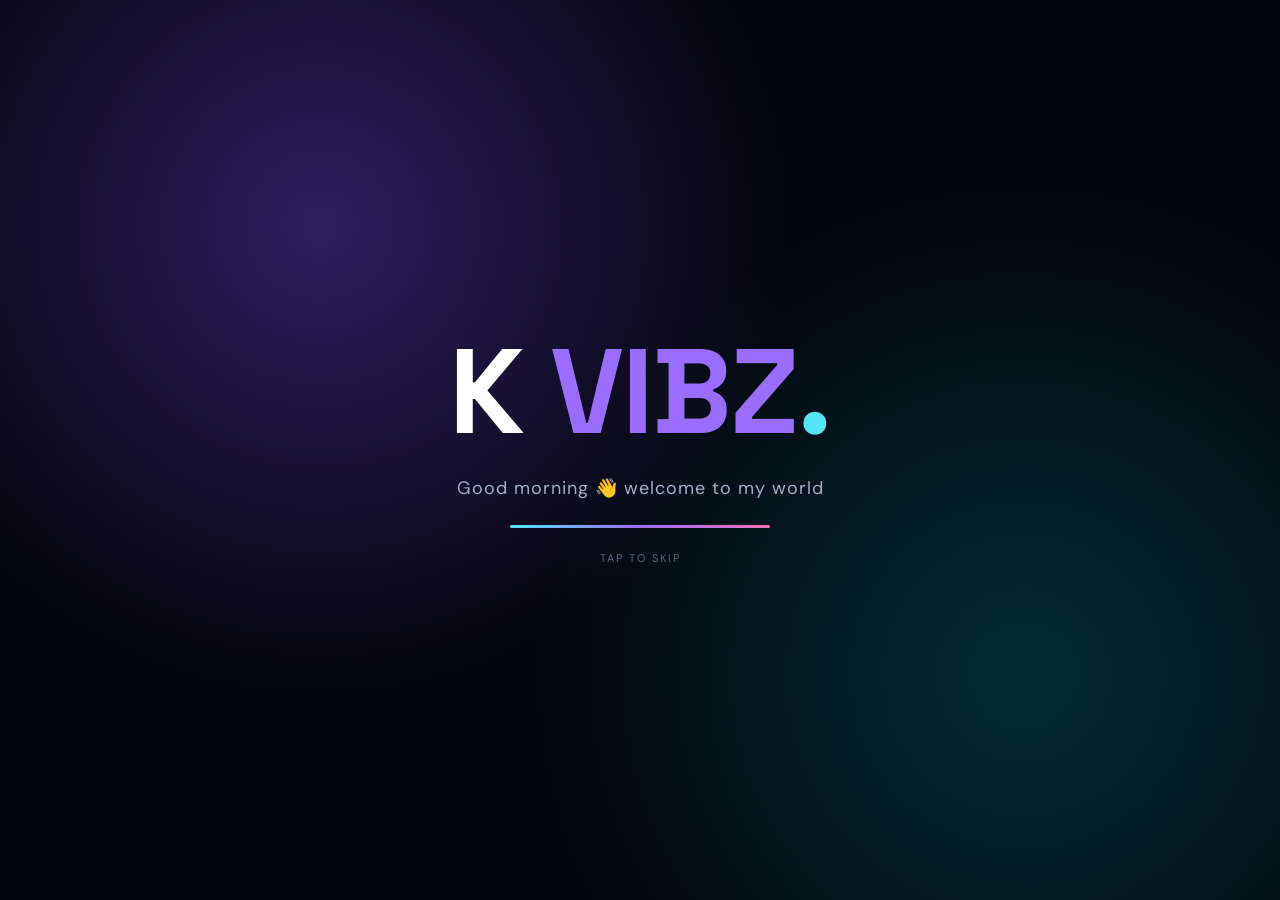
<file: index.html>
<!DOCTYPE html>
<html lang="en">
<head>
  <meta charset="UTF-8">
  <meta name="viewport" content="width=device-width, initial-scale=1.0">
  <meta name="theme-color" content="#05060f">

  <title>K Vibz | Habineza Kevin</title>

  <meta name="description" content="The creative portfolio of Habineza Kevin, K VIBZ — student, music producer and creative learner.">

  <!-- Website logo and browser icon -->
  <link rel="icon" type="image/png" href="apple-touch-icon.png">
  <link rel="apple-touch-icon" href="apple-touch-icon.png">

  <!-- Stylesheets -->
  <link rel="stylesheet" href="styles.css">
  <link rel="stylesheet" href="chatbox.css">
  <link rel="stylesheet" href="extras.css">
</head>

<body>
  <header class="site-header">

    <!-- Left: Logo image -->
    <a href="index.html" class="brand">
      <img src="apple-touch-icon.png" alt="K VIBZ Logo" class="brand-logo">
    </a>

    <!-- Moving words -->
    <div class="header-ticker" aria-hidden="true">
      <span class="ticker-dot"></span>
      <div class="ticker-window">
        <div class="ticker-track">
          <span>Music Producer</span>
          <span>Creative</span>
          <span>Piano Player</span>
          <span>Humanities Student</span>
          <span>Hairdressing Trainee</span>
          <span>Dreamer</span>
          <span>Lifelong Learner</span>
        </div>
      </div>
    </div>

    <!-- Mobile menu -->
    <button class="nav-toggle" type="button" aria-label="Open menu" aria-expanded="false">
      <span></span><span></span><span></span>
    </button>

    <!-- Navigation -->
    <nav class="navigation">
      <a href="index.html" class="active">Welcome</a>
      <a href="home.html">Home</a>
      <a href="about.html">About</a>
      <a href="skills.html">Skills</a>
      <a href="portfolio.html">Portfolio</a>
      <a href="contact.html">Contact</a>
    </nav>
  </header>

  <main class="welcome-layout">
    <section class="welcome-copy">

      <p class="eyebrow">STUDENT · CREATOR · DREAMER</p>

      <h1 class="welcome-title">
        Welcome to<br>
        Habineza Kevin's<br>
        <span class="gradient-text">E-Portfolio.</span>
      </h1>

      <p class="welcome-description">
        Every skill tells a story. Every idea has a purpose.
        Welcome to my world of learning, music, creativity
        and practical skills.
      </p>

      <div class="role-line">
        <span class="role-label">I AM A</span>
        <span class="moving-role">
          <span>Music Producer</span>
          <span>Piano Player</span>
          <span>Humanities Student</span>
          <span>Creative Learner</span>
          <span>Hairdressing Trainee</span>
        </span>
      </div>

      <div class="welcome-buttons">
        <a href="home.html" class="btn btn-primary">Explore My World ↗</a>
        <a href="portfolio.html" class="btn btn-outline">View My Work</a>
      </div>

      <div class="welcome-footer">
        <span>BASED IN RWANDA</span>
        <span>CREATED WITH PURPOSE ✦</span>
      </div>
    </section>

    <section class="identity-panel">
      <div class="orbit orbit-one"></div>
      <div class="orbit orbit-two"></div>

      <div class="identity-logo">
        <span class="logo-k">K</span>
        <span class="logo-vibz">VIBZ<span class="logo-dot">.</span></span>
      </div>

      <div class="identity-caption">
        <span class="caption-line"></span>
        <p>CREATIVITY HAS NO LIMITS</p>
      </div>

      <div class="floating-card card-top">
        <span class="card-icon">♫</span>
        <span>Music &amp; Sound</span>
      </div>

      <div class="floating-card card-bottom">
        <span class="card-icon">✦</span>
        <span>Ideas into Reality</span>
      </div>

      <div class="identity-number">KV / 001</div>
    </section>
  </main>

  <footer class="site-footer">
    <p>© 2026 K VIBZ · Habineza Kevin</p>
    <p>LEARN. CREATE. GROW.</p>
  </footer>

  <!-- Scripts -->
  <script src="config.js"></script>
  <script src="script.js"></script>
  <script src="chatbox.js"></script>
  <script src="extras.js"></script>

</body>
</html>
</file>
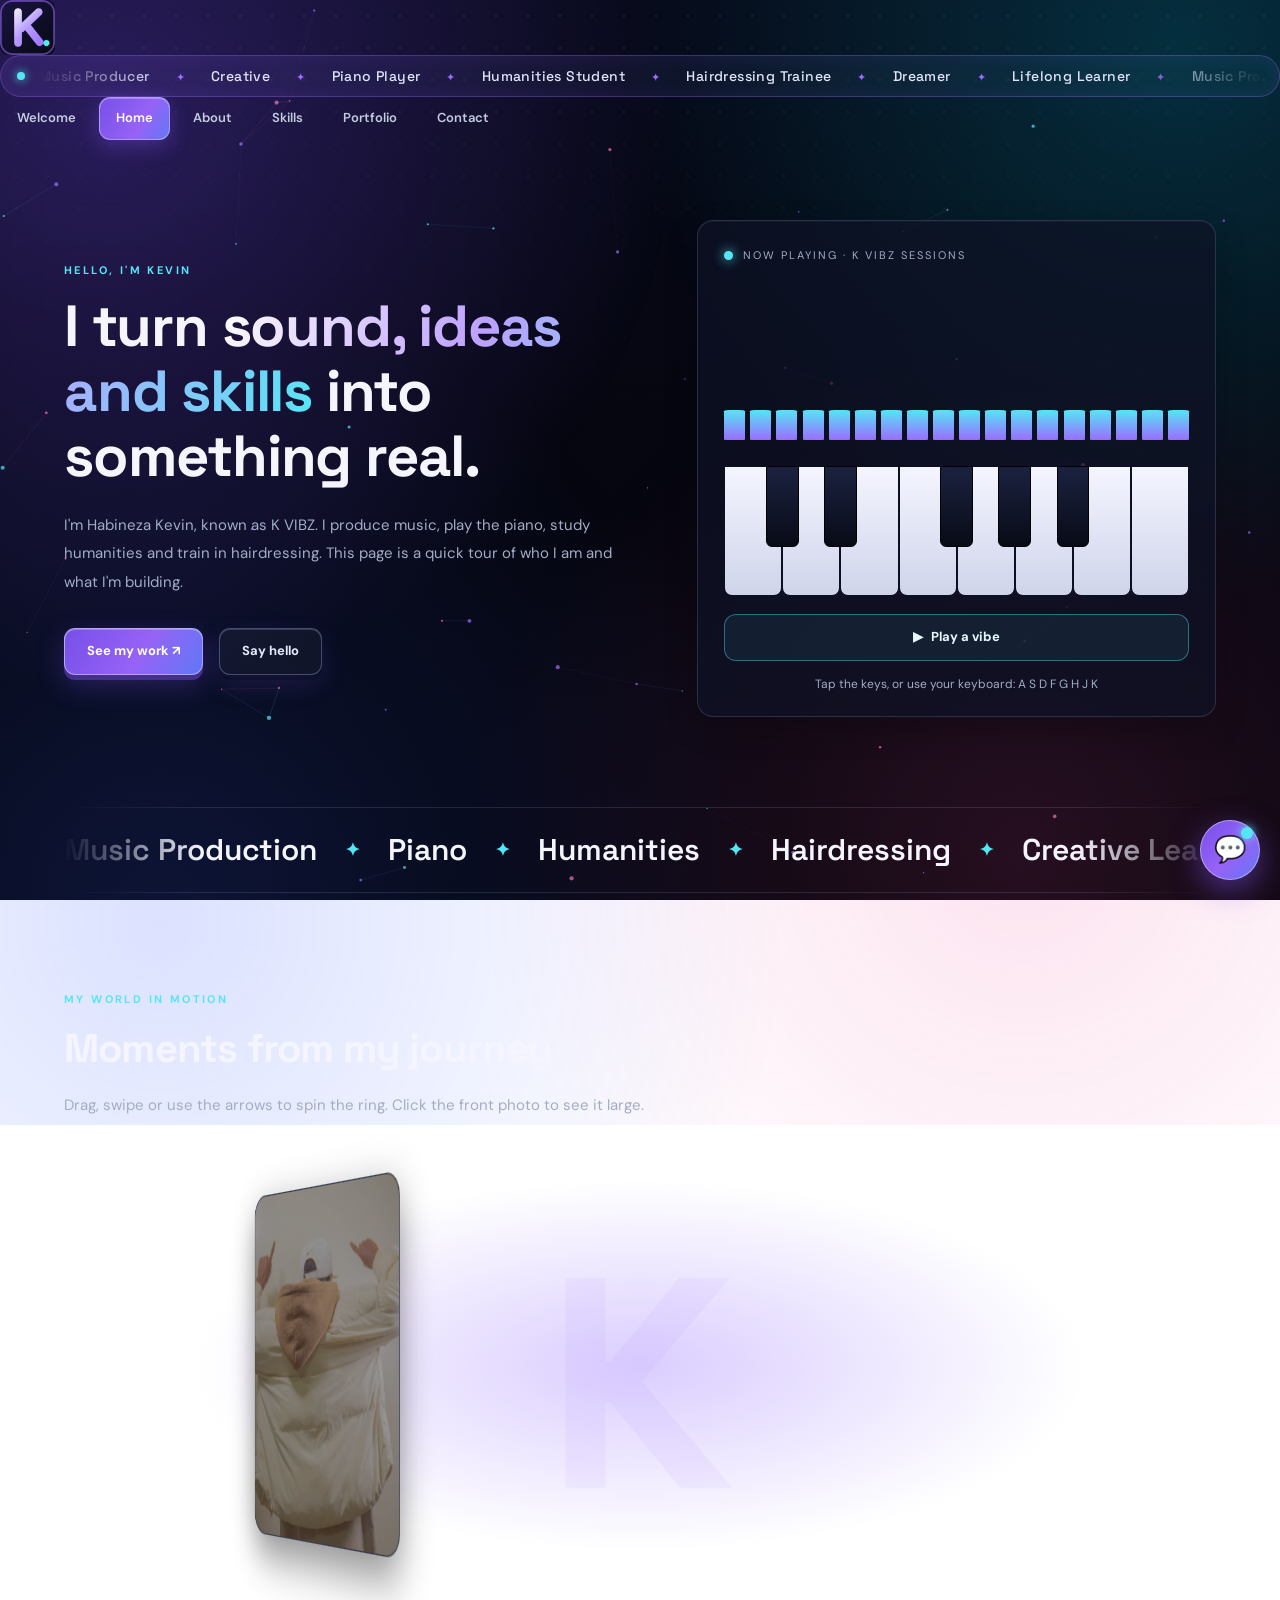
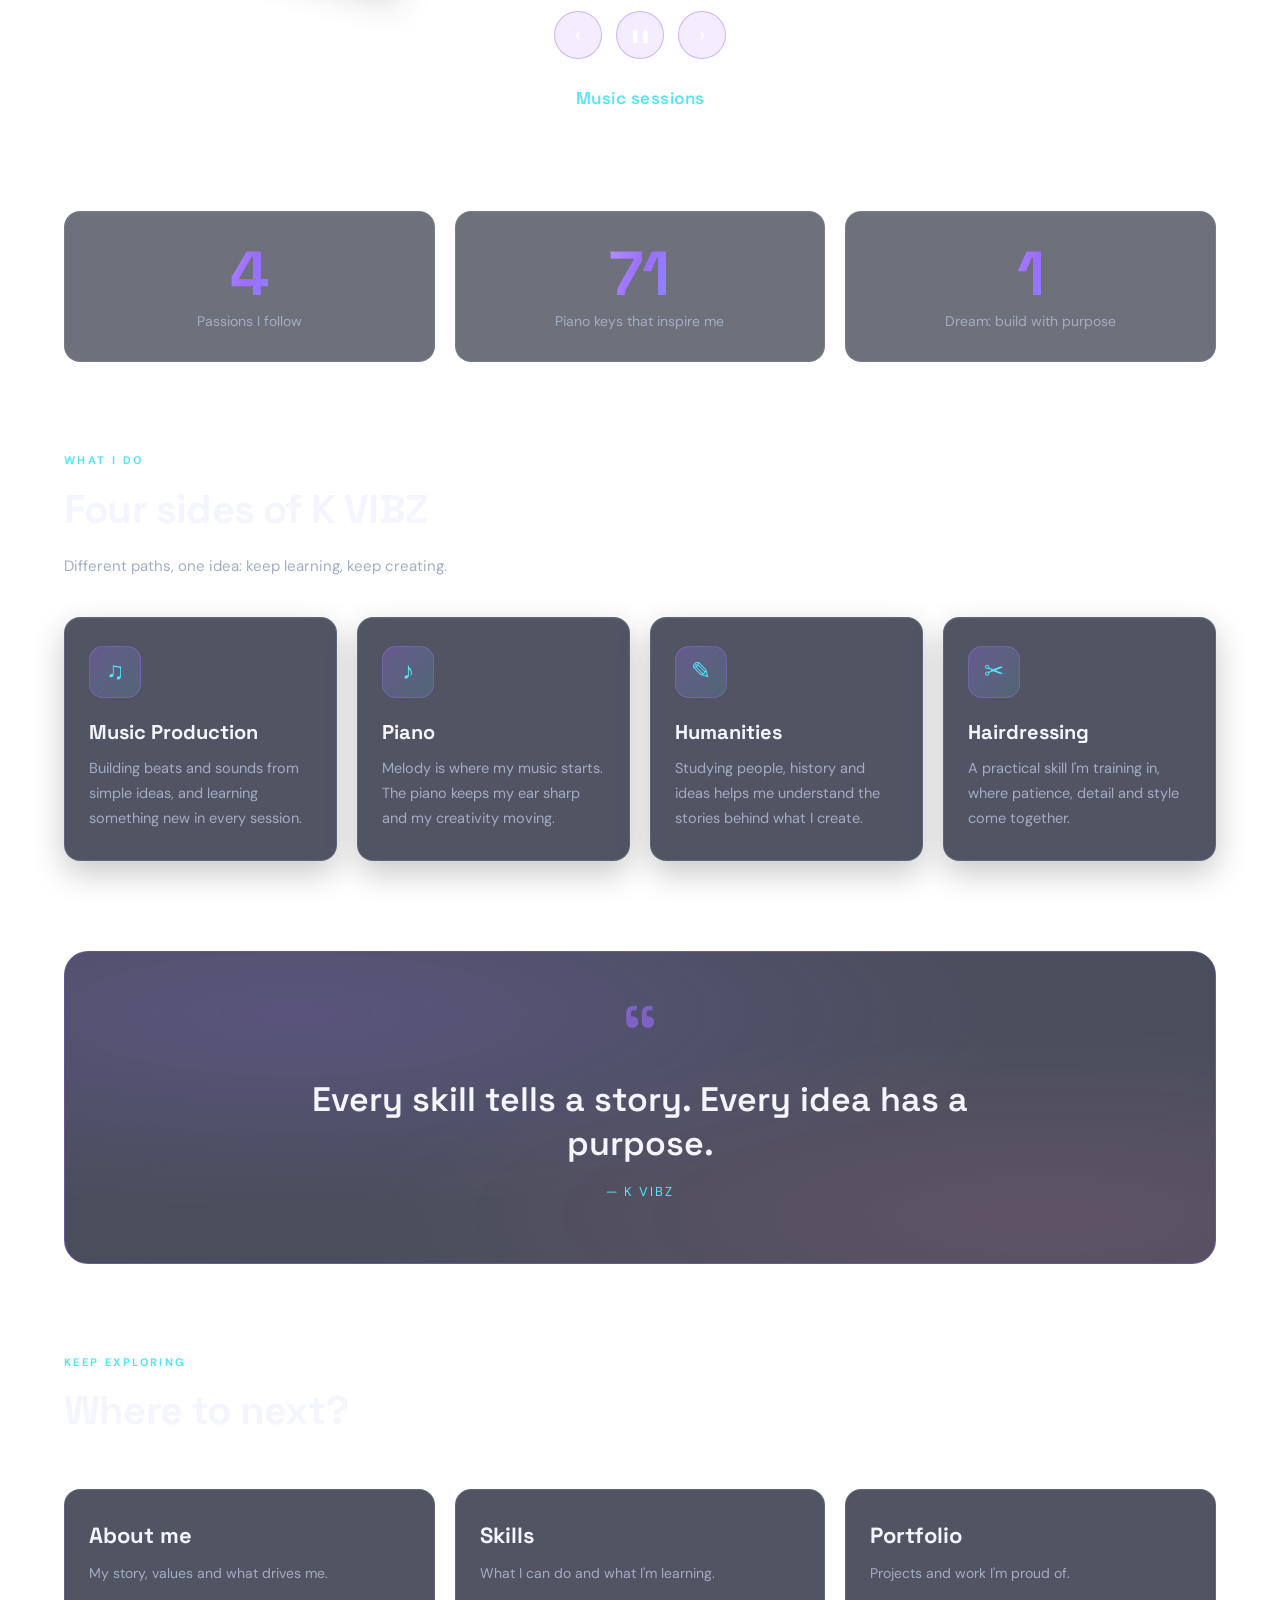
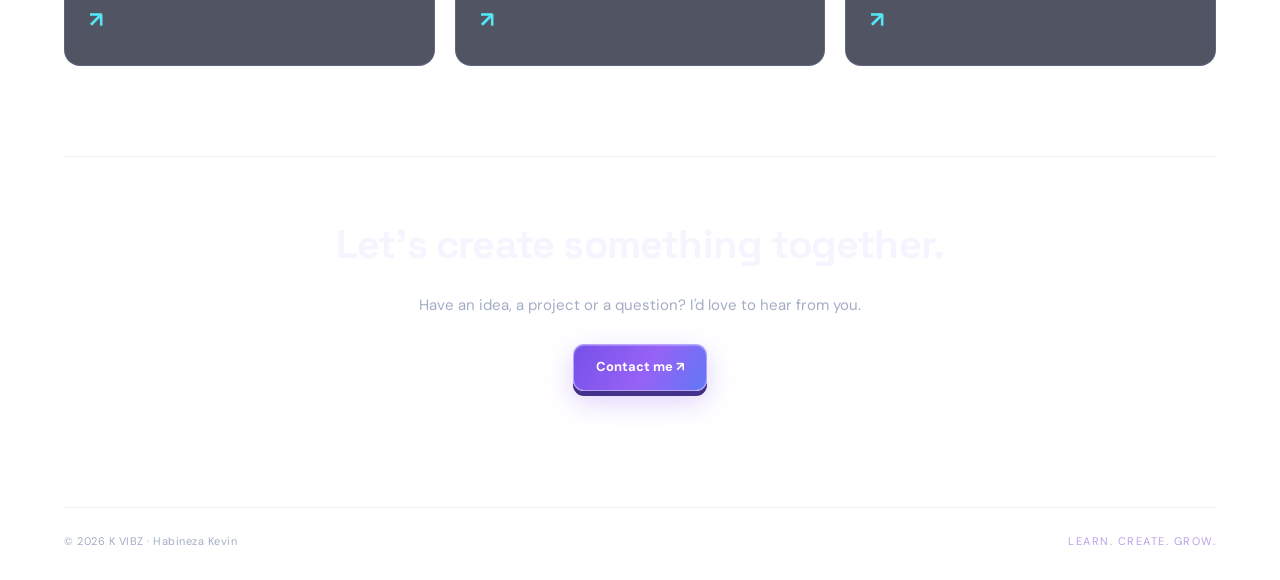
<file: home.html>
<!DOCTYPE html>
<html lang="en">
<head>
  <meta charset="UTF-8">
  <meta name="viewport" content="width=device-width, initial-scale=1.0">
  <meta name="theme-color" content="#070a14">
  <title>Home | K VIBZ</title>
  <meta name="description" content="Home of Habineza Kevin, K VIBZ — music, learning, creativity and practical skills.">

<link rel="icon" type="image/png" href="apple-touch-icon.png">
  <link rel="apple-touch-icon" href="apple-touch-icon.png">
  
  <link rel="stylesheet" href="styles.css">
  <link rel="stylesheet" href="chatbox.css">
  <link rel="stylesheet" href="extras.css">
  <link rel="stylesheet" href="home.css">
  <script>document.documentElement.classList.add('js');</script>
</head>
<body>
  <a href="index.html" class="brand">
      <img src="apple-touch-icon.png" alt="K VIBZ Logo" class="brand-logo">
    </a>

    <div class="header-ticker" aria-hidden="true">
      <span class="ticker-dot"></span>
      <div class="ticker-window">
        <div class="ticker-track">
          <span>Music Producer</span>
          <span>Creative</span>
          <span>Piano Player</span>
          <span>Humanities Student</span>
          <span>Hairdressing Trainee</span>
          <span>Dreamer</span>
          <span>Lifelong Learner</span>
        </div>
      </div>
    </div>

    <button class="nav-toggle" type="button" aria-label="Open menu" aria-expanded="false">
      <span></span><span></span><span></span>
    </button>

    <nav class="navigation">
      <a href="index.html">Welcome</a>
      <a href="home.html" class="active">Home</a>
      <a href="about.html">About</a>
      <a href="skills.html">Skills</a>
      <a href="portfolio.html">Portfolio</a>
      <a href="contact.html">Contact</a>
    </nav>
  </header>

  <main class="home-page">

    <!-- 1. HERO -->
    <section class="home-hero">
      <div class="home-hero-copy">
        <p class="eyebrow">HELLO, I'M KEVIN</p>
        <h1 class="home-title">
          I turn <span class="gradient-text">sound, ideas and skills</span> into something real.
        </h1>
        <p class="page-description">
          I'm Habineza Kevin, known as K VIBZ. I produce music, play the piano,
          study humanities and train in hairdressing. This page is a quick tour
          of who I am and what I'm building.
        </p>
        <div class="home-buttons">
          <a href="portfolio.html" class="btn btn-primary">See my work ↗</a>
          <a href="contact.html" class="btn btn-outline">Say hello</a>
        </div>
      </div>

      <!-- Music visual: equalizer + playable piano -->
      <div class="home-visual music-visual">
        <div class="visual-top">
          <span class="live-dot"></span>
          <span>NOW PLAYING · K VIBZ SESSIONS</span>
        </div>

        <div class="equalizer" aria-hidden="true">
          <span></span><span></span><span></span><span></span><span></span><span></span>
          <span></span><span></span><span></span><span></span><span></span><span></span>
          <span></span><span></span><span></span><span></span><span></span><span></span>
        </div>

        <div class="piano" role="group" aria-label="Playable piano keys">
          <button class="key white" data-note="261.63" aria-label="C"></button>
          <button class="key white" data-note="293.66" aria-label="D"></button>
          <button class="key white" data-note="329.63" aria-label="E"></button>
          <button class="key white" data-note="349.23" aria-label="F"></button>
          <button class="key white" data-note="392.00" aria-label="G"></button>
          <button class="key white" data-note="440.00" aria-label="A"></button>
          <button class="key white" data-note="493.88" aria-label="B"></button>
          <button class="key white" data-note="523.25" aria-label="High C"></button>

          <button class="key black" style="left:9%"  data-note="277.18" aria-label="C sharp"></button>
          <button class="key black" style="left:21.5%" data-note="311.13" aria-label="D sharp"></button>
          <button class="key black" style="left:46.5%" data-note="369.99" aria-label="F sharp"></button>
          <button class="key black" style="left:59%"  data-note="415.30" aria-label="G sharp"></button>
          <button class="key black" style="left:71.5%" data-note="466.16" aria-label="A sharp"></button>
        </div>
        <button class="vibe-btn" type="button" aria-pressed="false"><span>▶</span> Play a vibe</button>
        <p class="visual-hint">Tap the keys, or use your keyboard: A S D F G H J K</p>
      </div>
    </section>

    <!-- 2. SCROLLING WORD STRIP -->
    <div class="marquee" aria-hidden="true">
      <div class="marquee-track">
        <span>Music Production</span><i>✦</i>
        <span>Piano</span><i>✦</i>
        <span>Humanities</span><i>✦</i>
        <span>Hairdressing</span><i>✦</i>
        <span>Creative Learning</span><i>✦</i>
        <span>Music Production</span><i>✦</i>
        <span>Piano</span><i>✦</i>
        <span>Humanities</span><i>✦</i>
        <span>Hairdressing</span><i>✦</i>
        <span>Creative Learning</span><i>✦</i>
      </div>
    </div>

    <!-- 3. ROTATING PHOTO RING (turns clockwise) -->
    <section class="ring-section">
      <div class="section-head reveal">
        <p class="eyebrow">MY WORLD IN MOTION</p>
        <h2>Moments from my journey</h2>
        <p class="page-description">Drag, swipe or use the arrows to spin the ring. Click the front photo to see it large.</p>
      </div>

      <div class="ring-scene reveal" tabindex="0" aria-label="Rotating photo gallery. Use the left and right arrow keys to turn it.">
        <div class="ring">
          <!-- PHOTOS: save your pictures as images/ring-1.jpg ... images/ring-8.jpg
               Change data-caption to describe each photo. -->
          <figure class="ring-card" data-caption="Music sessions">
            <img src="kevin.jpg" alt="Music sessions" draggable="false" onerror="this.style.display='none'">
            <span class="ring-placeholder"><b>＋</b><small>images/ring-1.jpg</small></span>
          </figure>
          <figure class="ring-card" data-caption="At the piano">
            <img src="kevin_25.jpg" alt="At the piano" draggable="false" onerror="this.style.display='none'">
            <span class="ring-placeholder"><b>＋</b><small>images/ring-2.jpg</small></span>
          </figure>
          <figure class="ring-card" data-caption="Hairdressing practice">
            <img src="kevin_1.jpg" alt="Hairdressing practice" draggable="false" onerror="this.style.display='none'">
            <span class="ring-placeholder"><b>＋</b><small>images/ring-3.jpg</small></span>
          </figure>
          <figure class="ring-card" data-caption="In class">
            <img src="kevin_11.jpg" alt="In class" draggable="false" onerror="this.style.display='none'">
            <span class="ring-placeholder"><b>＋</b><small>images/ring-4.jpg</small></span>
          </figure>
          <figure class="ring-card" data-caption="Community">
            <img src="geolab_16.JPG" alt="Community" draggable="false" onerror="this.style.display='none'">
            <span class="ring-placeholder"><b>＋</b><small>images/ring-5.jpg</small></span>
          </figure>
          <figure class="ring-card" data-caption="Creative moments">
            <img src="geolab_19.JPG" alt="Creative moments" draggable="false" onerror="this.style.display='none'">
            <span class="ring-placeholder"><b>＋</b><small>images/ring-6.jpg</small></span>
          </figure>
          <figure class="ring-card" data-caption="Learning every day">
            <img src="kevin_6.jpg" alt="Learning every day" draggable="false" onerror="this.style.display='none'">
            <span class="ring-placeholder"><b>＋</b><small>images/ring-7.jpg</small></span>
          </figure>
          <figure class="ring-card" data-caption="Good vibes">
            <img src="kevin_23.jpg" alt="Good vibes" draggable="false" onerror="this.style.display='none'">
            <span class="ring-placeholder"><b>＋</b><small>images/ring-8.jpg</small></span>
          </figure>
        </div>
      </div>

      <div class="ring-controls">
        <button class="ring-btn ring-prev" type="button" aria-label="Previous photo">‹</button>
        <button class="ring-btn ring-pause" type="button" aria-label="Pause rotation" aria-pressed="false">❚❚</button>
        <button class="ring-btn ring-next" type="button" aria-label="Next photo">›</button>
      </div>
      <p class="ring-caption" aria-live="polite"></p>
    </section>

    <!-- 4. COUNT-UP NUMBERS -->
    <section class="stats reveal">
      <div class="stat">
        <strong data-count="5">0</strong>
        <span>Passions I follow</span>
      </div>
      <div class="stat">
        <strong data-count="88">0</strong>
        <span>Piano keys that inspire me</span>
      </div>
      <div class="stat">
        <strong data-count="1">0</strong>
        <span>Dream: build with purpose</span>
      </div>
    </section>

    <!-- 4. WHAT I FOCUS ON -->
    <section class="home-section">
      <div class="section-head reveal">
        <p class="eyebrow">WHAT I DO</p>
        <h2>Four sides of K VIBZ</h2>
        <p class="page-description">Different paths, one idea: keep learning, keep creating.</p>
      </div>

      <div class="focus-grid">
        <article class="focus-card reveal" style="--delay:0s">
          <span class="focus-icon">♫</span>
          <h3>Music Production</h3>
          <p>Building beats and sounds from simple ideas, and learning something new in every session.</p>
        </article>

        <article class="focus-card reveal" style="--delay:0.12s">
          <span class="focus-icon">♪</span>
          <h3>Piano</h3>
          <p>Melody is where my music starts. The piano keeps my ear sharp and my creativity moving.</p>
        </article>

        <article class="focus-card reveal" style="--delay:0.24s">
          <span class="focus-icon">✎</span>
          <h3>Humanities</h3>
          <p>Studying people, history and ideas helps me understand the stories behind what I create.</p>
        </article>

        <article class="focus-card reveal" style="--delay:0.36s">
          <span class="focus-icon">✂</span>
          <h3>Hairdressing</h3>
          <p>A practical skill I'm training in, where patience, detail and style come together.</p>
        </article>
      </div>
    </section>

    <!-- 5. QUOTE -->
    <section class="quote-band reveal">
      <p class="quote-mark">“</p>
      <blockquote>Every skill tells a story. Every idea has a purpose.</blockquote>
      <p class="quote-by">— K VIBZ</p>
    </section>

    <!-- 6. EXPLORE -->
    <section class="home-section">
      <div class="section-head reveal">
        <p class="eyebrow">KEEP EXPLORING</p>
        <h2>Where to next?</h2>
      </div>

      <div class="explore-grid">
        <a href="about.html" class="explore-card reveal" style="--delay:0s">
          <span>About me</span>
          <p>My story, values and what drives me.</p>
          <b>↗</b>
        </a>
        <a href="skills.html" class="explore-card reveal" style="--delay:0.12s">
          <span>Skills</span>
          <p>What I can do and what I'm learning.</p>
          <b>↗</b>
        </a>
        <a href="portfolio.html" class="explore-card reveal" style="--delay:0.24s">
          <span>Portfolio</span>
          <p>Projects and work I'm proud of.</p>
          <b>↗</b>
        </a>
      </div>
    </section>

    <!-- 7. CALL TO ACTION -->
    <section class="cta-band reveal">
      <h2>Let's create something together.</h2>
      <p class="page-description">Have an idea, a project or a question? I'd love to hear from you.</p>
      <a href="contact.html" class="btn btn-primary">Contact me ↗</a>
    </section>
  </main>

  <footer class="site-footer">
    <p>© 2026 K VIBZ · Habineza Kevin</p>
    <p>LEARN. CREATE. GROW.</p>
  </footer>

  <script src="config.js"></script>
  <script src="script.js"></script>
  <script src="chatbox.js"></script>
  <script src="extras.js"></script>
  <script src="home.js"></script>
</body>
</html>
</file>
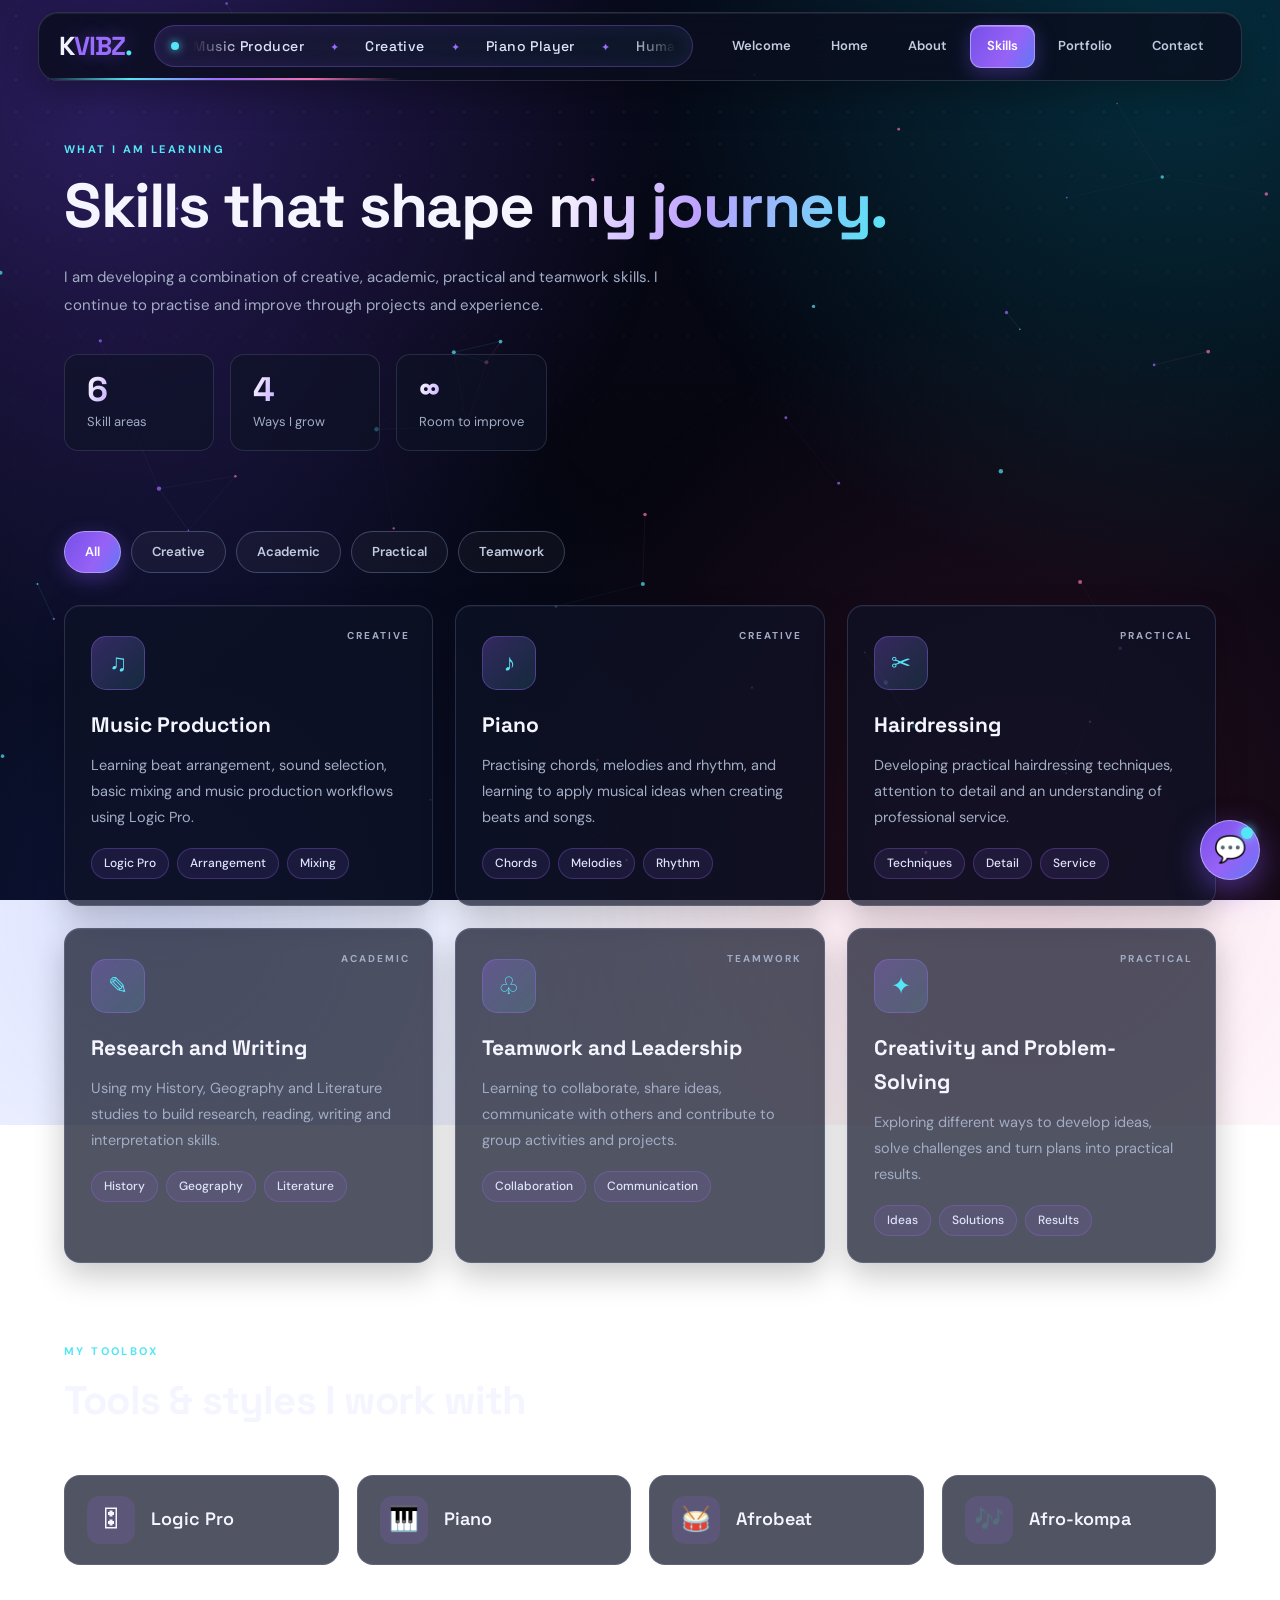
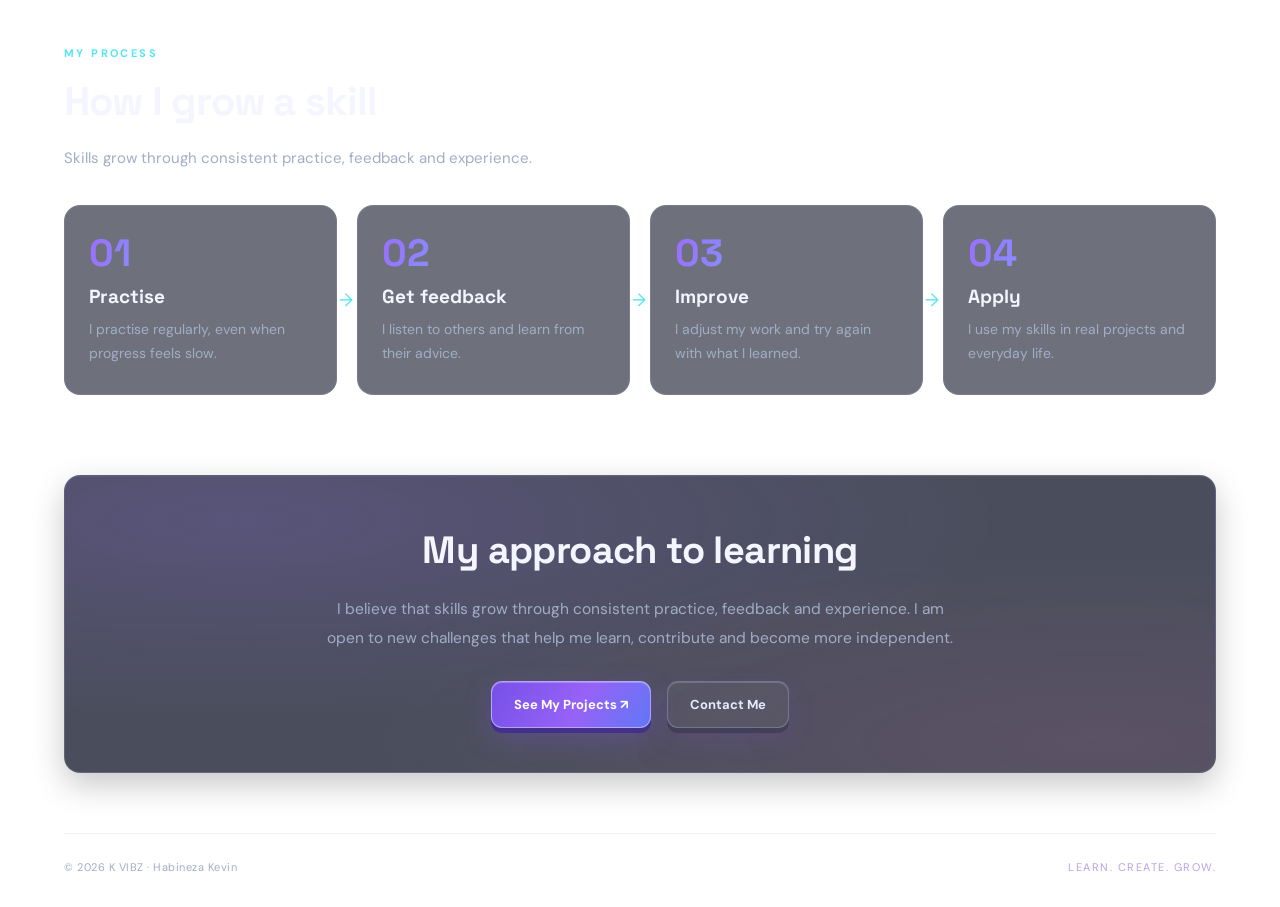
<file: skills.html>
<!DOCTYPE html>
<html lang="en">
<head>
  <meta charset="UTF-8">
  <meta name="viewport" content="width=device-width, initial-scale=1.0">
  <meta name="theme-color" content="#05060f">
  <title>My Skills | K VIBZ</title>
  <meta name="description" content="Skills of Habineza Kevin, K VIBZ — music production, piano, hairdressing, research, teamwork and creativity.">
  <link rel="stylesheet" href="styles.css">
  <link rel="stylesheet" href="chatbox.css">
  <link rel="stylesheet" href="extras.css">
  <link rel="stylesheet" href="skills.css">
  <script>document.documentElement.classList.add('js');</script>
</head>
<body>
  <header class="site-header">
    <a href="index.html" class="brand">K <span>VIBZ</span><i>.</i></a>

    <div class="header-ticker" aria-hidden="true">
      <span class="ticker-dot"></span>
      <div class="ticker-window">
        <div class="ticker-track">
          <span>Music Producer</span>
          <span>Creative</span>
          <span>Piano Player</span>
          <span>Humanities Student</span>
          <span>Hairdressing Trainee</span>
          <span>Dreamer</span>
          <span>Lifelong Learner</span>
        </div>
      </div>
    </div>

    <button class="nav-toggle" type="button" aria-label="Open menu" aria-expanded="false">
      <span></span><span></span><span></span>
    </button>

    <nav class="navigation">
      <a href="index.html">Welcome</a>
      <a href="home.html">Home</a>
      <a href="about.html">About</a>
      <a href="skills.html" class="active">Skills</a>
      <a href="portfolio.html">Portfolio</a>
      <a href="contact.html">Contact</a>
    </nav>
  </header>

  <main class="page-container skills-page">

    <!-- 1. HERO -->
    <section class="skills-hero">
      <p class="eyebrow">WHAT I AM LEARNING</p>
      <h1>Skills that shape <span class="gradient-text">my journey.</span></h1>
      <p class="page-description">
        I am developing a combination of creative, academic, practical
        and teamwork skills. I continue to practise and improve through
        projects and experience.
      </p>

      <div class="skills-summary">
        <div><strong>6</strong><span>Skill areas</span></div>
        <div><strong>4</strong><span>Ways I grow</span></div>
        <div><strong>∞</strong><span>Room to improve</span></div>
      </div>
    </section>

    <!-- 2. FILTER + SKILL CARDS -->
    <section class="skills-section">
      <div class="filter-bar reveal" role="group" aria-label="Filter skills">
        <button class="filter-btn active" type="button" data-filter="all">All</button>
        <button class="filter-btn" type="button" data-filter="creative">Creative</button>
        <button class="filter-btn" type="button" data-filter="academic">Academic</button>
        <button class="filter-btn" type="button" data-filter="practical">Practical</button>
        <button class="filter-btn" type="button" data-filter="people">Teamwork</button>
      </div>

      <div class="skills-grid">
        <article class="skill-card reveal" data-category="creative" style="--delay:0s">
          <span class="skill-icon">♫</span>
          <span class="skill-tag">CREATIVE</span>
          <h3>Music Production</h3>
          <p>
            Learning beat arrangement, sound selection, basic mixing and
            music production workflows using Logic Pro.
          </p>
          <div class="skill-chips">
            <span>Logic Pro</span><span>Arrangement</span><span>Mixing</span>
          </div>
        </article>

        <article class="skill-card reveal" data-category="creative" style="--delay:0.1s">
          <span class="skill-icon">♪</span>
          <span class="skill-tag">CREATIVE</span>
          <h3>Piano</h3>
          <p>
            Practising chords, melodies and rhythm, and learning to apply
            musical ideas when creating beats and songs.
          </p>
          <div class="skill-chips">
            <span>Chords</span><span>Melodies</span><span>Rhythm</span>
          </div>
        </article>

        <article class="skill-card reveal" data-category="practical" style="--delay:0.2s">
          <span class="skill-icon">✂</span>
          <span class="skill-tag">PRACTICAL</span>
          <h3>Hairdressing</h3>
          <p>
            Developing practical hairdressing techniques, attention to detail
            and an understanding of professional service.
          </p>
          <div class="skill-chips">
            <span>Techniques</span><span>Detail</span><span>Service</span>
          </div>
        </article>

        <article class="skill-card reveal" data-category="academic" style="--delay:0s">
          <span class="skill-icon">✎</span>
          <span class="skill-tag">ACADEMIC</span>
          <h3>Research and Writing</h3>
          <p>
            Using my History, Geography and Literature studies to build
            research, reading, writing and interpretation skills.
          </p>
          <div class="skill-chips">
            <span>History</span><span>Geography</span><span>Literature</span>
          </div>
        </article>

        <article class="skill-card reveal" data-category="people" style="--delay:0.1s">
          <span class="skill-icon">♧</span>
          <span class="skill-tag">TEAMWORK</span>
          <h3>Teamwork and Leadership</h3>
          <p>
            Learning to collaborate, share ideas, communicate with others
            and contribute to group activities and projects.
          </p>
          <div class="skill-chips">
            <span>Collaboration</span><span>Communication</span>
          </div>
        </article>

        <article class="skill-card reveal" data-category="practical" style="--delay:0.2s">
          <span class="skill-icon">✦</span>
          <span class="skill-tag">PRACTICAL</span>
          <h3>Creativity and Problem-Solving</h3>
          <p>
            Exploring different ways to develop ideas, solve challenges
            and turn plans into practical results.
          </p>
          <div class="skill-chips">
            <span>Ideas</span><span>Solutions</span><span>Results</span>
          </div>
        </article>
      </div>
    </section>

    <!-- 3. TOOLS AND STYLES -->
    <section class="skills-section">
      <div class="section-head reveal">
        <p class="eyebrow">MY TOOLBOX</p>
        <h2>Tools &amp; styles I work with</h2>
      </div>

      <div class="tools-grid">
        <div class="tool reveal" style="--delay:0s"><b>🎛</b><span>Logic Pro</span></div>
        <div class="tool reveal" style="--delay:0.1s"><b>🎹</b><span>Piano</span></div>
        <div class="tool reveal" style="--delay:0.2s"><b>🥁</b><span>Afrobeat</span></div>
        <div class="tool reveal" style="--delay:0.3s"><b>🎶</b><span>Afro-kompa</span></div>
      </div>
    </section>

    <!-- 4. HOW I LEARN -->
    <section class="skills-section">
      <div class="section-head reveal">
        <p class="eyebrow">MY PROCESS</p>
        <h2>How I grow a skill</h2>
        <p class="page-description">Skills grow through consistent practice, feedback and experience.</p>
      </div>

      <div class="steps">
        <div class="step reveal" style="--delay:0s">
          <span class="step-number">01</span>
          <h3>Practise</h3>
          <p>I practise regularly, even when progress feels slow.</p>
        </div>
        <div class="step reveal" style="--delay:0.12s">
          <span class="step-number">02</span>
          <h3>Get feedback</h3>
          <p>I listen to others and learn from their advice.</p>
        </div>
        <div class="step reveal" style="--delay:0.24s">
          <span class="step-number">03</span>
          <h3>Improve</h3>
          <p>I adjust my work and try again with what I learned.</p>
        </div>
        <div class="step reveal" style="--delay:0.36s">
          <span class="step-number">04</span>
          <h3>Apply</h3>
          <p>I use my skills in real projects and everyday life.</p>
        </div>
      </div>
    </section>

    <!-- 5. APPROACH + CTA -->
    <section class="about-block approach reveal">
      <h2>My approach to learning</h2>
      <p>
        I believe that skills grow through consistent practice,
        feedback and experience. I am open to new challenges that help
        me learn, contribute and become more independent.
      </p>
      <div class="approach-buttons">
        <a href="portfolio.html" class="btn btn-primary">See My Projects ↗</a>
        <a href="contact.html" class="btn btn-outline">Contact Me</a>
      </div>
    </section>
  </main>

  <footer class="site-footer">
    <p>© 2026 K VIBZ · Habineza Kevin</p>
    <p>LEARN. CREATE. GROW.</p>
  </footer>

  <script src="config.js"></script>
  <script src="script.js"></script>
  <script src="chatbox.js"></script>
  <script src="extras.js"></script>
  <script src="skills.js"></script>
</body>
</html>
</file>
<file: styles.css>
/* ==========================================
   K VIBZ — COMMON STYLES (all pages)
   Deep Night • Electric Purple • Cyan • Rose
========================================== */

@import url('https://fonts.googleapis.com/css2?family=DM+Sans:wght@400;500;600;700&family=Space+Grotesk:wght@400;500;600;700&display=swap');

:root {
    --bg: #05060f;
    --surface: #0e1326;
    --purple: #9b6dff;
    --cyan: #55e6f5;
    --rose: #f472b6;
    --text: #f4f5ff;
    --muted: #a2adc5;
    --border: rgba(165, 180, 220, 0.17);
    --radius: 16px;

    /* Side margins for every page: change this one value to adjust all */
    --page-width: min(1200px, 90%);
}

/* ==========================================
   1. BASE
========================================== */

* {
    margin: 0;
    padding: 0;
    box-sizing: border-box;
}

html {
    scroll-behavior: smooth;
    scroll-padding-top: 110px;
}

body {
    min-height: 100vh;
    display: flex;
    flex-direction: column;
    overflow-x: hidden;

    background: linear-gradient(180deg, #070918 0%, #05060f 55%, #04050b 100%);
    background-attachment: fixed;

    color: var(--text);
    font-family: 'DM Sans', sans-serif;
    line-height: 1.6;
}

a {
    color: inherit;
    text-decoration: none;
}

button,
input,
textarea,
select {
    font: inherit;
}

img {
    max-width: 100%;
}

/* ==========================================
   2. BACKGROUND  (aurora + dot grid + particles)
========================================== */

/* Slowly drifting colour glow */
body::before {
    content: "";
    position: fixed;
    inset: -25%;
    z-index: -3;
    pointer-events: none;

    background:
        radial-gradient(circle at 22% 25%, rgba(124, 77, 255, 0.30), transparent 32%),
        radial-gradient(circle at 78% 20%, rgba(0, 200, 220, 0.20), transparent 30%),
        radial-gradient(circle at 70% 80%, rgba(236, 72, 153, 0.15), transparent 32%),
        radial-gradient(circle at 25% 85%, rgba(56, 92, 255, 0.18), transparent 34%);

    animation: auroraDrift 28s ease-in-out infinite alternate;
}

/* Fine dot grid that fades toward the bottom */
body::after {
    content: "";
    position: fixed;
    inset: 0;
    z-index: -1;
    pointer-events: none;

    background-image: radial-gradient(rgba(255, 255, 255, 0.07) 1px, transparent 1px);
    background-size: 32px 32px;
    mask-image: linear-gradient(to bottom, black, transparent 80%);
    -webkit-mask-image: linear-gradient(to bottom, black, transparent 80%);
}

/* Floating particles are drawn by script.js */
#bg-canvas {
    position: fixed;
    inset: 0;
    z-index: -2;
    pointer-events: none;
}

/* ==========================================
   3. PAGE SIDE MARGINS  (the  |  content  |  look)
========================================== */

main {
    flex: 1;
    width: var(--page-width);
    margin: 0 auto;
    padding: 60px 0;
}

/* ==========================================
   4. HEADER:  [ K VIBZ ]  [ moving words ]  [ buttons ]
========================================== */

.site-header {
    position: sticky;
    top: 12px;
    z-index: 1000;

    width: min(1280px, 94%);
    margin: 12px auto 0;
    padding: 12px 20px;
    overflow: hidden;

    display: grid;
    grid-template-columns: auto minmax(0, 1fr) auto;
    grid-template-areas: "brand ticker nav";
    align-items: center;
    gap: 22px;

    background: rgba(10, 14, 30, 0.82);
    border: 1px solid rgba(170, 180, 220, 0.2);
    border-radius: 20px;

    -webkit-backdrop-filter: blur(20px);
    backdrop-filter: blur(20px);

    box-shadow:
        0 12px 35px rgba(0, 0, 0, 0.3),
        inset 0 1px 0 rgba(255, 255, 255, 0.07);

    transition: box-shadow 0.3s ease, border-color 0.3s ease;
}

.site-header.scrolled {
    border-color: rgba(155, 109, 255, 0.4);
    box-shadow:
        0 14px 40px rgba(0, 0, 0, 0.45),
        0 0 30px rgba(124, 77, 255, 0.12),
        inset 0 1px 0 rgba(255, 255, 255, 0.07);
}

/* Glowing line sliding along the bottom edge */
.site-header::after {
    content: "";
    position: absolute;
    left: 0;
    bottom: 0;
    width: 30%;
    height: 2px;
    background: linear-gradient(90deg, transparent, var(--cyan), var(--purple), var(--rose), transparent);
    animation: headerGlow 5s ease-in-out infinite alternate;
}

/* --- Logo (left) --- */

.brand {
    grid-area: brand;
    font-family: 'Space Grotesk', sans-serif;
    font-size: 26px;
    font-weight: 700;
    letter-spacing: -1px;
    white-space: nowrap;
}

.brand span {
    color: var(--purple);
    text-shadow: 0 0 20px rgba(155, 109, 255, 0.4);
}

.brand i {
    color: var(--cyan);
    font-style: normal;
}

/* --- Moving words in a frame (middle) --- */

.header-ticker {
    grid-area: ticker;
    min-width: 0;
    height: 42px;
    padding: 0 16px;

    display: flex;
    align-items: center;
    gap: 14px;

    background: linear-gradient(135deg, rgba(155, 109, 255, 0.1), rgba(85, 230, 245, 0.05));
    border: 1px solid rgba(155, 109, 255, 0.32);
    border-radius: 999px;
    box-shadow: inset 0 0 18px rgba(124, 77, 255, 0.1);
}

.ticker-dot {
    flex-shrink: 0;
    width: 8px;
    height: 8px;
    border-radius: 50%;
    background: var(--cyan);
    box-shadow: 0 0 10px var(--cyan);
    animation: pulse 1.8s ease-in-out infinite;
}

.ticker-window {
    flex: 1;
    min-width: 0;
    overflow: hidden;

    mask-image: linear-gradient(90deg, transparent, black 10%, black 90%, transparent);
    -webkit-mask-image: linear-gradient(90deg, transparent, black 10%, black 90%, transparent);
}

.ticker-track {
    display: flex;
    align-items: center;
    gap: 26px;
    width: max-content;
    animation: tickerMove 30s linear infinite;

    font-family: 'Space Grotesk', sans-serif;
    font-size: 14px;
    font-weight: 500;
    letter-spacing: 0.4px;
    color: #dfe4fa;
    white-space: nowrap;
}

.ticker-track span::after {
    content: "✦";
    margin-left: 26px;
    color: var(--purple);
    font-size: 11px;
}

.header-ticker:hover .ticker-track {
    animation-play-state: paused;
}

/* --- Navigation buttons (right) --- */

.navigation {
    grid-area: nav;
    display: flex;
    align-items: center;
    gap: 6px;
}

.navigation a {
    padding: 10px 16px;
    border: 1px solid transparent;
    border-radius: 11px;

    color: #c3cbe0;
    font-size: 13px;
    font-weight: 600;
    white-space: nowrap;

    transition: color 0.25s ease, background 0.25s ease, border-color 0.25s ease,
                box-shadow 0.25s ease, transform 0.25s ease;
}

.navigation a:hover {
    color: white;
    background: rgba(155, 109, 255, 0.14);
    border-color: rgba(155, 109, 255, 0.4);
    transform: translateY(-2px);
}

.navigation a.active {
    color: white;
    background: linear-gradient(120deg, #7650e9, #9762f6 60%, #6178f6);
    border-color: rgba(213, 198, 255, 0.55);
    box-shadow: 0 6px 20px rgba(126, 83, 245, 0.35), inset 0 1px 0 rgba(255, 255, 255, 0.25);
}

/* --- Menu button (phones and tablets only) --- */

.nav-toggle {
    grid-area: toggle;
    display: none;
    width: 44px;
    height: 44px;
    padding: 0;

    flex-direction: column;
    align-items: center;
    justify-content: center;
    gap: 5px;

    background: rgba(155, 109, 255, 0.12);
    border: 1px solid rgba(155, 109, 255, 0.4);
    border-radius: 12px;
    cursor: pointer;
}

.nav-toggle span {
    display: block;
    width: 20px;
    height: 2px;
    background: white;
    border-radius: 2px;
    transition: transform 0.3s ease, opacity 0.3s ease;
}

.site-header.menu-open .nav-toggle span:nth-child(1) { transform: translateY(7px) rotate(45deg); }
.site-header.menu-open .nav-toggle span:nth-child(2) { opacity: 0; }
.site-header.menu-open .nav-toggle span:nth-child(3) { transform: translateY(-7px) rotate(-45deg); }

/* ==========================================
   5. TEXT
========================================== */

h1,
h2,
h3 {
    color: var(--text);
    font-family: 'Space Grotesk', sans-serif;
}

.eyebrow {
    color: var(--cyan);
    font-size: 11px;
    font-weight: 700;
    letter-spacing: 2.4px;
}

.gradient-text {
    background: linear-gradient(110deg, #ffffff 0%, #bda0ff 45%, #55e6f5 100%);
    -webkit-background-clip: text;
    background-clip: text;
    -webkit-text-fill-color: transparent;
    color: transparent;
}

.page-description {
    max-width: 650px;
    color: var(--muted);
    font-size: 15px;
    line-height: 1.9;
}

/* ==========================================
   6. BUTTONS
========================================== */

.btn {
    display: inline-flex;
    align-items: center;
    justify-content: center;
    gap: 8px;

    min-height: 47px;
    padding: 12px 22px;

    border: 1px solid rgba(190, 173, 255, 0.42);
    border-radius: 11px;

    font-size: 13px;
    font-weight: 700;
    text-align: center;
    cursor: pointer;

    box-shadow:
        0 5px 0 rgba(0, 0, 0, 0.2),
        0 10px 24px rgba(110, 77, 210, 0.18),
        inset 0 1px 0 rgba(255, 255, 255, 0.16);

    transition: transform 0.25s ease, box-shadow 0.25s ease,
                border-color 0.25s ease, background 0.25s ease;
}

.btn:hover {
    transform: translateY(-3px);
}

.btn:active {
    transform: translateY(1px);
    box-shadow: 0 3px 10px rgba(0, 0, 0, 0.2);
}

.btn-primary {
    color: white;
    background: linear-gradient(120deg, #7650e9, #9762f6 55%, #6178f6);
    border-color: rgba(213, 198, 255, 0.65);
    box-shadow:
        0 5px 0 #42308a,
        0 10px 28px rgba(126, 83, 245, 0.28),
        inset 0 1px 0 rgba(255, 255, 255, 0.25);
}

.btn-primary:hover {
    background: linear-gradient(120deg, #8968ff, #a678ff 55%, #6b91ff);
    box-shadow:
        0 7px 0 #42308a,
        0 16px 35px rgba(126, 83, 245, 0.4);
}

.btn-outline {
    color: #e5eaff;
    background: rgba(255, 255, 255, 0.035);
    border-color: rgba(157, 181, 230, 0.35);
}

.btn-outline:hover {
    color: white;
    background: rgba(155, 109, 255, 0.13);
    border-color: var(--purple);
}

/* ==========================================
   7. WELCOME PAGE (index.html)
========================================== */

.welcome-layout {
    display: grid;
    grid-template-columns: 1.1fr 0.9fr;
    align-items: center;
    gap: 60px;
    padding: 50px 0;
}

.welcome-title {
    margin: 14px 0 22px;
    font-size: clamp(38px, 5.4vw, 68px);
    font-weight: 700;
    line-height: 1.08;
    letter-spacing: -1.5px;
}

.welcome-description {
    max-width: 520px;
    color: var(--muted);
    font-size: 16px;
    line-height: 1.85;
}

.role-line {
    display: flex;
    align-items: center;
    flex-wrap: wrap;
    gap: 14px;
    margin: 30px 0 34px;
}

.role-label {
    color: var(--muted);
    font-size: 11px;
    font-weight: 700;
    letter-spacing: 2px;
}

.moving-role {
    position: relative;
    display: inline-block;
    min-width: 230px;
    height: 1.7em;
    overflow: hidden;

    color: var(--cyan);
    font-family: 'Space Grotesk', sans-serif;
    font-size: 20px;
    font-weight: 600;
}

.moving-role span {
    position: absolute;
    top: 0;
    left: 0;
    white-space: nowrap;
    opacity: 0;
    animation: roleSwap 15s infinite;
}

.moving-role span:nth-child(1) { animation-delay: 0s; }
.moving-role span:nth-child(2) { animation-delay: 3s; }
.moving-role span:nth-child(3) { animation-delay: 6s; }
.moving-role span:nth-child(4) { animation-delay: 9s; }
.moving-role span:nth-child(5) { animation-delay: 12s; }

.welcome-buttons {
    display: flex;
    flex-wrap: wrap;
    gap: 16px;
}

.welcome-footer {
    display: flex;
    flex-wrap: wrap;
    gap: 12px 28px;
    margin-top: 44px;
    padding-top: 22px;
    border-top: 1px solid var(--border);

    color: var(--muted);
    font-size: 11px;
    letter-spacing: 1.5px;
}

.identity-panel {
    position: relative;
    display: flex;
    flex-direction: column;
    align-items: center;
    justify-content: center;
    gap: 26px;

    min-height: 500px;
    overflow: hidden;

    background-color: rgba(14, 19, 38, 0.72);
    border: 1px solid rgba(157, 177, 225, 0.2);
    border-radius: 24px;
    box-shadow:
        0 12px 32px rgba(0, 0, 0, 0.25),
        inset 0 1px 0 rgba(255, 255, 255, 0.04);
}

.orbit {
    position: absolute;
    top: 50%;
    left: 50%;
    border-radius: 50%;
    pointer-events: none;
}

.orbit-one {
    width: 340px;
    height: 340px;
    margin: -170px 0 0 -170px;
    border: 1px dashed rgba(155, 109, 255, 0.35);
    animation: spin 40s linear infinite;
}

.orbit-two {
    width: 460px;
    height: 460px;
    margin: -230px 0 0 -230px;
    border: 1px solid rgba(85, 230, 245, 0.16);
    animation: spin 60s linear infinite reverse;
}

.identity-logo {
    position: relative;
    z-index: 1;
    display: flex;
    flex-direction: column;
    align-items: center;
    font-family: 'Space Grotesk', sans-serif;
    font-weight: 700;
    line-height: 1;
    animation: logoFloat 5s ease-in-out infinite;
}

.logo-k {
    font-size: clamp(100px, 13vw, 150px);
    background: linear-gradient(135deg, #ffffff, var(--purple));
    -webkit-background-clip: text;
    background-clip: text;
    -webkit-text-fill-color: transparent;
    color: transparent;
}

.logo-vibz {
    margin-top: 6px;
    color: var(--purple);
    font-size: clamp(30px, 4vw, 44px);
    letter-spacing: 6px;
    text-shadow: 0 0 24px rgba(155, 109, 255, 0.4);
}

.logo-dot {
    color: var(--cyan);
}

.identity-caption {
    position: relative;
    z-index: 1;
    display: flex;
    align-items: center;
    gap: 12px;

    color: var(--muted);
    font-size: 11px;
    letter-spacing: 2.5px;
}

.caption-line {
    width: 34px;
    height: 1px;
    background: var(--cyan);
}

.floating-card {
    position: absolute;
    z-index: 2;
    display: flex;
    align-items: center;
    gap: 10px;
    padding: 11px 16px;

    background: rgba(10, 14, 30, 0.92);
    border: 1px solid rgba(157, 177, 225, 0.25);
    border-radius: 12px;
    box-shadow: 0 10px 28px rgba(0, 0, 0, 0.3);

    font-size: 13px;
    font-weight: 600;
}

.card-top    { top: 11%;    left: 6%; }
.card-bottom { bottom: 11%; right: 6%; }

.card-icon {
    display: grid;
    place-items: center;
    width: 28px;
    height: 28px;
    border-radius: 8px;
    background: rgba(155, 109, 255, 0.2);
    color: var(--cyan);
}

.identity-number {
    position: absolute;
    right: 20px;
    top: 18px;
    color: var(--muted);
    font-size: 11px;
    letter-spacing: 2px;
}

/* ==========================================
   8. SHARED CARDS, IMAGES, FORMS (other pages)
========================================== */

.focus-card,
.skill-card,
.work-card,
.practical-card,
.about-block,
.values-grid > div,
.contact-details,
.contact-form,
.project-feature,
.home-visual {
    background-color: rgba(14, 19, 38, 0.72);
    border: 1px solid rgba(157, 177, 225, 0.2);
    border-radius: var(--radius);
    box-shadow:
        0 12px 32px rgba(0, 0, 0, 0.22),
        inset 0 1px 0 rgba(255, 255, 255, 0.04);
    transition: border-color 0.25s ease, box-shadow 0.25s ease;
}

.focus-card:hover,
.skill-card:hover,
.work-card:hover,
.practical-card:hover {
    border-color: rgba(155, 109, 255, 0.55);
    box-shadow:
        0 18px 40px rgba(0, 0, 0, 0.3),
        0 0 25px rgba(127, 83, 245, 0.1);
}

.profile-image,
.work-image img,
.practical-card img {
    border: 1px solid rgba(170, 180, 230, 0.13);
}

.profile-image {
    border-radius: 12px;
}

.work-image,
.practical-card {
    overflow: hidden;
}

.work-image img,
.practical-card img {
    transition: transform 0.45s ease, filter 0.45s ease;
}

.work-card:hover .work-image img,
.practical-card:hover img {
    transform: scale(1.04);
    filter: saturate(1.12);
}

.contact-form input,
.contact-form textarea,
.contact-form select {
    color: var(--text);
    background: rgba(5, 7, 16, 0.85);
    border: 1px solid rgba(157, 177, 225, 0.25);
    border-radius: 9px;
    transition: border-color 0.2s ease, box-shadow 0.2s ease;
}

.contact-form input:focus,
.contact-form textarea:focus,
.contact-form select:focus {
    outline: none;
    border-color: var(--purple);
    box-shadow: 0 0 0 3px rgba(155, 109, 255, 0.13);
}

/* ==========================================
   9. FOOTER
========================================== */

.site-footer {
    width: var(--page-width);
    margin: 0 auto;
    padding: 25px 0 30px;

    display: flex;
    justify-content: space-between;
    align-items: center;
    flex-wrap: wrap;
    gap: 12px;

    border-top: 1px solid var(--border);
    color: var(--muted);
    font-size: 11px;
    letter-spacing: 0.5px;
}

.site-footer p:last-child {
    color: #b7a2e5;
    letter-spacing: 1.5px;
}

/* ==========================================
   10. ANIMATIONS
========================================== */

@keyframes auroraDrift {
    from { transform: translate3d(-3%, -2%, 0) rotate(0deg); }
    to   { transform: translate3d(3%, 3%, 0) rotate(8deg); }
}

@keyframes headerGlow {
    from { transform: translateX(0);    opacity: 0.5; }
    to   { transform: translateX(233%); opacity: 1; }
}

@keyframes tickerMove {
    to { transform: translateX(-50%); }
}

@keyframes pulse {
    0%, 100% { opacity: 1;   transform: scale(1); }
    50%      { opacity: 0.4; transform: scale(0.7); }
}

@keyframes roleSwap {
    0%   { opacity: 0; transform: translateY(100%); }
    3%   { opacity: 1; transform: translateY(0); }
    18%  { opacity: 1; transform: translateY(0); }
    21%  { opacity: 0; transform: translateY(-100%); }
    100% { opacity: 0; transform: translateY(-100%); }
}

@keyframes logoFloat {
    0%, 100% { transform: translateY(0); }
    50%      { transform: translateY(-9px); }
}

@keyframes spin {
    to { transform: rotate(360deg); }
}

/* ==========================================
   11. ACCESSIBILITY
========================================== */

a:focus-visible,
button:focus-visible {
    outline: 2px solid var(--cyan);
    outline-offset: 4px;
}

@media (prefers-reduced-motion: reduce) {
    *,
    *::before,
    *::after {
        scroll-behavior: auto !important;
        animation-duration: 0.01ms !important;
        animation-iteration-count: 1 !important;
        transition-duration: 0.01ms !important;
    }

    .ticker-track {
        animation: none;
    }

    .moving-role span:first-child {
        opacity: 1;
        animation: none;
    }
}

/* ==========================================
   12. TABLETS  (menu button + words on their own row)
========================================== */

@media (max-width: 1020px) {
    .site-header {
        grid-template-columns: 1fr auto;
        grid-template-areas:
            "brand  toggle"
            "ticker ticker"
            "nav    nav";
        gap: 14px;
        padding: 14px 18px;
    }

    .nav-toggle {
        display: flex;
    }

    .navigation {
        display: none;
        flex-direction: column;
        align-items: stretch;
        gap: 6px;
    }

    .site-header.menu-open .navigation {
        display: flex;
    }

    .navigation a {
        padding: 12px 16px;
        font-size: 14px;
    }

    main {
        padding: 40px 0;
    }

    .welcome-layout {
        grid-template-columns: 1fr;
        gap: 40px;
        padding: 30px 0;
    }

    .identity-panel {
        min-height: 420px;
    }
}

/* ==========================================
   13. PHONES
========================================== */

@media (max-width: 600px) {
    body {
        background-attachment: scroll;
    }

    .site-header {
        width: 94%;
        top: 6px;
        margin-top: 6px;
        border-radius: 16px;
    }

    .brand {
        font-size: 23px;
    }

    .welcome-buttons .btn {
        flex: 1 1 100%;
    }

    .moving-role {
        min-width: 200px;
        font-size: 18px;
    }

    .orbit-two {
        display: none;
    }

    .floating-card {
        font-size: 12px;
        padding: 9px 12px;
    }

    .site-footer {
        flex-direction: column;
        align-items: flex-start;
    }
}

/* ==========================================
   14. EXTRAS (added by script.js)
========================================== */

/* Thin reading-progress line at the very top */
.scroll-progress {
    position: fixed;
    top: 0;
    left: 0;
    z-index: 3000;
    width: 100%;
    height: 3px;
    background: linear-gradient(90deg, var(--cyan), var(--purple), var(--rose));
    transform: scaleX(0);
    transform-origin: left;
    pointer-events: none;
}

/* Back-to-top button (bottom left, so it never covers the chat button) */
.back-to-top {
    position: fixed;
    left: 20px;
    bottom: calc(20px + env(safe-area-inset-bottom, 0px));
    z-index: 1500;

    display: grid;
    place-items: center;
    width: 46px;
    height: 46px;
    padding: 0;

    background: rgba(10, 14, 30, 0.9);
    border: 1px solid rgba(155, 109, 255, 0.5);
    border-radius: 14px;
    color: white;
    font-size: 20px;
    cursor: pointer;
    box-shadow: 0 10px 28px rgba(0, 0, 0, 0.4);

    opacity: 0;
    transform: translateY(14px);
    pointer-events: none;
    transition: opacity 0.3s ease, transform 0.3s ease, background 0.25s ease;
}

.back-to-top.show {
    opacity: 1;
    transform: translateY(0);
    pointer-events: auto;
}

.back-to-top:hover {
    background: rgba(155, 109, 255, 0.35);
    transform: translateY(-3px);
}
/* K VIBZ Website Logo */
.brand {
    display: flex;
    align-items: center;
    text-decoration: none;
}

.brand-logo {
    width: 55px;
    height: 55px;
    object-fit: contain;
    display: block;
    border-radius: 8px;
}
</file>
<file: chatbox.css>
/* ==========================================
   K VIBZ — CHAT BOX STYLES (all pages)
   Add in the <head> of every page:
   <link rel="stylesheet" href="chatbox.css">
   Uses the colours from styles.css when it is loaded,
   and has its own fallback colours when it is not.
========================================== */

.kv-chat {
    position: fixed;
    right: 20px;
    bottom: calc(20px + env(safe-area-inset-bottom,0px));
    z-index: 2000;
    font-family: 'DM Sans',system-ui,sans-serif;
}

.kv-fab {
    position: relative;
    display: grid;
    place-items: center;
    width: 60px;
    height: 60px;
    padding: 0;
    border: 1px solid rgba(213,198,255,.6);
    border-radius: 50%;
    background: linear-gradient(135deg,#7650e9,#9762f6 55%,#6178f6);
    color: #fff;
    font-size: 26px;
    cursor: pointer;
    box-shadow: 0 10px 30px rgba(126,83,245,.5);
    transition: transform .25s ease,box-shadow .25s ease;
}

.kv-fab:hover {
    transform: translateY(-3px) scale(1.05);
    box-shadow: 0 14px 36px rgba(126,83,245,.65);
}

.kv-fab-ping {
    position: absolute;
    top: 6px;
    right: 6px;
    width: 12px;
    height: 12px;
    border-radius: 50%;
    background: var(--cyan,#55e6f5);
    box-shadow: 0 0 10px var(--cyan,#55e6f5);
    animation: kvPing 1.8s ease-in-out infinite;
}

.kv-chat.is-open .kv-fab-ping {
    display: none;
}

.kv-panel {
    position: fixed;
    right: 20px;
    bottom: calc(92px + env(safe-area-inset-bottom,0px));
    display: none;
    flex-direction: column;
    width: min(380px,calc(100vw - 32px));
    height: min(560px,calc(100vh - 130px));
    overflow: hidden;
    background: rgba(10,14,30,.97);
    border: 1px solid rgba(155,109,255,.4);
    border-radius: 20px;
    box-shadow: 0 24px 60px rgba(0,0,0,.55);
    transform-origin: bottom right;
    color: #eef0ff;
}

.kv-panel.open {
    display: flex;
    animation: kvPop .3s ease;
}

.kv-head {
    display: flex;
    align-items: center;
    gap: 12px;
    padding: 14px 16px;
    background: linear-gradient(120deg,rgba(118,80,233,.38),rgba(85,230,245,.12));
    border-bottom: 1px solid rgba(157,177,225,.2);
}

.kv-avatar {
    display: grid;
    place-items: center;
    flex-shrink: 0;
    width: 40px;
    height: 40px;
    border-radius: 50%;
    background: linear-gradient(135deg,#9762f6,#55e6f5);
    color: #fff;
    font-family: 'Space Grotesk',sans-serif;
    font-size: 20px;
    font-weight: 700;
}

.kv-title {
    display: flex;
    flex-direction: column;
    flex: 1;
    line-height: 1.3;
}

.kv-title strong {
    font-family: 'Space Grotesk',sans-serif;
    font-size: 15px;
}

.kv-title span {
    display: flex;
    align-items: center;
    gap: 6px;
    color: #a2adc5;
    font-size: 12px;
}

.kv-online {
    width: 8px;
    height: 8px;
    border-radius: 50%;
    background: #4ade80;
    box-shadow: 0 0 8px #4ade80;
}

.kv-close {
    width: 34px;
    height: 34px;
    padding: 0;
    border: 1px solid rgba(157,177,225,.3);
    border-radius: 10px;
    background: transparent;
    color: #c3cbe0;
    font-size: 15px;
    cursor: pointer;
}

.kv-close:hover {
    background: rgba(155,109,255,.18);
    color: #fff;
}

.kv-messages {
    display: flex;
    flex-direction: column;
    flex: 1;
    gap: 10px;
    padding: 16px;
    overflow-y: auto;
    scroll-behavior: smooth;
}

.kv-msg {
    max-width: 86%;
    padding: 10px 14px;
    border-radius: 16px;
    font-size: 14px;
    line-height: 1.55;
    overflow-wrap: anywhere;
    animation: kvIn .3s ease;
}

.kv-bot {
    align-self: flex-start;
    background: rgba(155,109,255,.14);
    border: 1px solid rgba(155,109,255,.28);
    border-bottom-left-radius: 5px;
}

.kv-user {
    align-self: flex-end;
    background: linear-gradient(120deg,#7650e9,#6178f6);
    border-bottom-right-radius: 5px;
    color: #fff;
}

.kv-msg a {
    color: #55e6f5;
    text-decoration: underline;
}

.kv-typing {
    display: flex;
    gap: 5px;
    align-self: flex-start;
    padding: 13px 16px;
    background: rgba(155,109,255,.14);
    border: 1px solid rgba(155,109,255,.28);
    border-radius: 16px;
    border-bottom-left-radius: 5px;
}

.kv-typing i {
    width: 7px;
    height: 7px;
    border-radius: 50%;
    background: #bda0ff;
    animation: kvDot 1.1s ease-in-out infinite;
}

.kv-typing i:nth-child(2) {
    animation-delay: .15s;
}

.kv-typing i:nth-child(3) {
    animation-delay: .3s;
}

.kv-chips {
    display: flex;
    gap: 8px;
    padding: 10px 12px;
    overflow-x: auto;
    border-top: 1px solid rgba(157,177,225,.15);
    scrollbar-width: none;
}

.kv-chips::-webkit-scrollbar {
    display: none;
}

.kv-chip {
    flex-shrink: 0;
    padding: 7px 13px;
    border: 1px solid rgba(155,109,255,.4);
    border-radius: 999px;
    background: rgba(155,109,255,.1);
    color: #e5eaff;
    font: inherit;
    font-size: 12.5px;
    font-weight: 600;
    cursor: pointer;
    white-space: nowrap;
}

.kv-chip:hover {
    background: rgba(155,109,255,.25);
}

.kv-form {
    display: flex;
    gap: 8px;
    padding: 12px;
    border-top: 1px solid rgba(157,177,225,.2);
}

.kv-input {
    flex: 1;
    min-width: 0;
    padding: 11px 14px;
    border: 1px solid rgba(157,177,225,.28);
    border-radius: 12px;
    background: rgba(5,7,16,.85);
    color: #f4f5ff;
    font: inherit;
    font-size: 16px;
}

.kv-input:focus {
    outline: none;
    border-color: #9b6dff;
    box-shadow: 0 0 0 3px rgba(155,109,255,.18);
}

.kv-send {
    width: 46px;
    flex-shrink: 0;
    padding: 0;
    border: none;
    border-radius: 12px;
    background: linear-gradient(120deg,#7650e9,#6178f6);
    color: #fff;
    font-size: 18px;
    cursor: pointer;
}

.kv-send:hover {
    filter: brightness(1.15);
}

@keyframes kvPing {
    0%,100% {
        opacity: 1;
        transform: scale(1);
    }
    50% {
        opacity: .4;
        transform: scale(.7);
    }
}

@keyframes kvPop {
    from {
        opacity: 0;
        transform: translateY(14px) scale(.96);
    }
    to {
        opacity: 1;
        transform: none;
    }
}

@keyframes kvIn {
    from {
        opacity: 0;
        transform: translateY(8px);
    }
    to {
        opacity: 1;
        transform: none;
    }
}

@keyframes kvDot {
    0%,100% {
        transform: translateY(0);
        opacity: .5;
    }
    50% {
        transform: translateY(-5px);
        opacity: 1;
    }
}

@media (max-width:480px) {
    .kv-chat {
        right: 14px;
    }
    .kv-panel {
        right: 12px;
        left: 12px;
        width: auto;
    }
}

@media (prefers-reduced-motion:reduce) {
    .kv-panel.open,.kv-msg,.kv-fab-ping,.kv-typing i {
        animation: none;
    }
    .kv-messages {
        scroll-behavior: auto;
    }
}
</file>
<file: extras.css>
/* ==========================================
   K VIBZ — SURPRISE EFFECTS STYLES (all pages)
   Add in the <head> after chatbox.css:
   <link rel="stylesheet" href="extras.css">
========================================== */

/* ---------- Intro screen ---------- */

.kv-splash {
    position: fixed;
    inset: 0;
    z-index: 5000;

    display: flex;
    flex-direction: column;
    align-items: center;
    justify-content: center;
    gap: 22px;

    background:
        radial-gradient(circle at 25% 25%, rgba(124, 77, 255, 0.35), transparent 40%),
        radial-gradient(circle at 80% 75%, rgba(0, 200, 220, 0.2), transparent 40%),
        #04050b;
    cursor: pointer;
    transition: opacity 0.6s ease, transform 0.6s ease, visibility 0.6s;
}

.kv-splash.hide {
    opacity: 0;
    visibility: hidden;
    transform: scale(1.06);
}

.kv-splash-logo {
    display: flex;
    font-family: 'Space Grotesk', sans-serif;
    font-size: clamp(54px, 13vw, 120px);
    font-weight: 700;
    letter-spacing: -2px;
    line-height: 1;
}

.kv-splash-logo span {
    display: inline-block;
    opacity: 0;
    transform: translateY(40px) rotateX(-70deg);
    animation: splashLetter 0.7s cubic-bezier(0.2, 0.9, 0.3, 1.2) forwards;
}

.kv-splash-logo span:nth-child(1) { animation-delay: 0.10s; color: #ffffff; }
.kv-splash-logo span:nth-child(2) { animation-delay: 0.20s; }
.kv-splash-logo span:nth-child(3) { animation-delay: 0.30s; color: var(--purple, #9b6dff); }
.kv-splash-logo span:nth-child(4) { animation-delay: 0.40s; color: var(--purple, #9b6dff); }
.kv-splash-logo span:nth-child(5) { animation-delay: 0.50s; color: var(--purple, #9b6dff); }
.kv-splash-logo span:nth-child(6) { animation-delay: 0.60s; color: var(--purple, #9b6dff); }
.kv-splash-logo .dot              { animation-delay: 0.80s; color: var(--cyan, #55e6f5); }

.kv-splash-greet {
    color: #a2adc5;
    font-size: clamp(14px, 3.4vw, 18px);
    letter-spacing: 1px;
    opacity: 0;
    animation: splashFade 0.8s 1s ease forwards;
}

.kv-splash-bar {
    width: min(260px, 60vw);
    height: 3px;
    overflow: hidden;
    border-radius: 3px;
    background: rgba(255, 255, 255, 0.1);
}

.kv-splash-bar i {
    display: block;
    height: 100%;
    background: linear-gradient(90deg, var(--cyan, #55e6f5), var(--purple, #9b6dff), var(--rose, #f472b6));
    transform: scaleX(0);
    transform-origin: left;
    animation: splashBar 2.1s 0.2s ease forwards;
}

.kv-splash-skip {
    color: #5d6784;
    font-size: 11px;
    letter-spacing: 2px;
    text-transform: uppercase;
}

/* ---------- Notes that pop out ---------- */

.kv-note {
    position: fixed;
    z-index: 4500;
    pointer-events: none;
    font-family: 'Space Grotesk', sans-serif;
    font-weight: 700;
    text-shadow: 0 0 12px currentColor;
    transform: translate(-50%, -50%);
    animation: noteFly 1s ease-out forwards;
}

/* ---------- Spotlight that follows the mouse ---------- */

.kv-spotlight {
    position: fixed;
    top: 0;
    left: 0;
    z-index: -1;
    width: 440px;
    height: 440px;
    border-radius: 50%;
    background: radial-gradient(circle, rgba(155, 109, 255, 0.16), transparent 65%);
    pointer-events: none;
    opacity: 0;
    transition: opacity 0.4s ease;
    will-change: transform;
}

.kv-spotlight.on {
    opacity: 1;
}

/* ---------- Message pop-up ---------- */

.kv-toast {
    position: fixed;
    left: 50%;
    bottom: calc(28px + env(safe-area-inset-bottom, 0px));
    z-index: 4600;
    max-width: calc(100vw - 32px);
    padding: 14px 22px;

    background: rgba(10, 14, 30, 0.95);
    border: 1px solid rgba(155, 109, 255, 0.55);
    border-radius: 14px;
    box-shadow: 0 16px 44px rgba(0, 0, 0, 0.5), 0 0 30px rgba(124, 77, 255, 0.25);
    color: #f4f5ff;
    font-size: 14px;
    font-weight: 600;
    text-align: center;

    transform: translateX(-50%);
    animation: toastIn 0.5s cubic-bezier(0.2, 0.9, 0.3, 1.2) both;
    transition: opacity 0.5s ease, transform 0.5s ease;
}

.kv-toast.hide {
    opacity: 0;
    transform: translate(-50%, 16px);
}

/* ---------- Animations ---------- */

@keyframes splashLetter {
    to { opacity: 1; transform: translateY(0) rotateX(0); }
}

@keyframes splashFade {
    to { opacity: 1; }
}

@keyframes splashBar {
    to { transform: scaleX(1); }
}

@keyframes noteFly {
    0%   { opacity: 1; transform: translate(-50%, -50%) scale(0.4) rotate(0deg); }
    100% { opacity: 0; transform: translate(calc(-50% + var(--dx)), calc(-50% + var(--dy))) scale(1.2) rotate(var(--rot)); }
}

@keyframes toastIn {
    from { opacity: 0; transform: translate(-50%, 24px) scale(0.9); }
    to   { opacity: 1; transform: translate(-50%, 0) scale(1); }
}

@media (prefers-reduced-motion: reduce) {
    .kv-splash,
    .kv-note,
    .kv-spotlight {
        display: none;
    }
}
</file>
<file: home.css>
/* ==========================================
   K VIBZ — HOME PAGE ONLY (home.html)
   Load AFTER styles.css:
   <link rel="stylesheet" href="styles.css">
   <link rel="stylesheet" href="home.css">
   Uses the colours and margins from styles.css
========================================== */

.home-page {
    display: flex;
    flex-direction: column;
    gap: 90px;
}

/* ---------- Scroll reveal ----------
   Hidden only when JavaScript is running, so the page never stays blank */

.js .reveal {
    opacity: 0;
    transform: translateY(30px);
    transition: opacity 0.8s ease, transform 0.8s ease;
    transition-delay: var(--delay, 0s);
}

.js .reveal.visible {
    opacity: 1;
    transform: translateY(0);
}

/* ==========================================
   1. HERO
========================================== */

.home-hero {
    display: grid;
    grid-template-columns: 1.05fr 0.95fr;
    align-items: center;
    gap: 60px;
    padding-top: 20px;
}

.home-hero-copy > * {
    animation: riseIn 0.9s ease both;
}
.home-hero-copy > :nth-child(1) { animation-delay: 0.05s; }
.home-hero-copy > :nth-child(2) { animation-delay: 0.2s; }
.home-hero-copy > :nth-child(3) { animation-delay: 0.35s; }
.home-hero-copy > :nth-child(4) { animation-delay: 0.5s; }

.home-title {
    margin: 14px 0 22px;
    font-size: clamp(34px, 4.8vw, 58px);
    font-weight: 700;
    line-height: 1.12;
    letter-spacing: -1.2px;
}

.home-buttons {
    display: flex;
    flex-wrap: wrap;
    gap: 16px;
    margin-top: 32px;
}

/* ---------- Music card: equalizer + piano ---------- */

.music-visual {
    position: relative;
    overflow: hidden;
    padding: 26px 26px 22px;
    animation: riseIn 1s 0.3s ease both;
}

.visual-top {
    display: flex;
    align-items: center;
    gap: 10px;
    color: var(--muted);
    font-size: 11px;
    letter-spacing: 2px;
}

.live-dot {
    width: 9px;
    height: 9px;
    border-radius: 50%;
    background: var(--cyan);
    box-shadow: 0 0 12px var(--cyan);
    animation: pulse 1.6s ease-in-out infinite;
}

/* Equalizer bars */

.equalizer {
    display: flex;
    align-items: flex-end;
    justify-content: space-between;
    gap: 5px;
    height: 150px;
    margin: 26px 0;
}

.equalizer span {
    flex: 1;
    height: 100%;
    border-radius: 6px 6px 2px 2px;
    background: linear-gradient(to top, var(--purple), var(--cyan));
    transform-origin: bottom;
    transform: scaleY(0.2);
    animation: bounce 1.2s ease-in-out infinite;
}

.equalizer span:nth-child(3n)   { animation-duration: 0.9s; animation-delay: -0.3s; }
.equalizer span:nth-child(3n+1) { animation-duration: 1.4s; animation-delay: -0.7s; }
.equalizer span:nth-child(3n+2) { animation-duration: 1.1s; animation-delay: -0.1s; }
.equalizer span:nth-child(5n)   { animation-duration: 1.6s; animation-delay: -1s; }
.equalizer span:nth-child(7n)   { animation-duration: 0.8s; animation-delay: -0.5s; }

/* Piano keys */

.piano {
    position: relative;
    display: flex;
    height: 130px;
}

.key {
    border: none;
    cursor: pointer;
    transition: background 0.15s ease, transform 0.1s ease, box-shadow 0.15s ease;
}

.key.white {
    flex: 1;
    background: linear-gradient(to bottom, #f4f5ff, #cfd4ea);
    border: 1px solid #0c1122;
    border-radius: 0 0 8px 8px;
}

.key.black {
    position: absolute;
    top: 0;
    z-index: 2;
    width: 7%;
    height: 62%;
    background: linear-gradient(to bottom, #1b2240, #080b16);
    border: 1px solid #000;
    border-radius: 0 0 6px 6px;
}

.key.white:hover,
.key.white.pressed {
    background: linear-gradient(to bottom, #d9ccff, var(--purple));
    box-shadow: 0 0 18px rgba(155, 109, 255, 0.5);
    transform: translateY(2px);
}

.key.black:hover,
.key.black.pressed {
    background: linear-gradient(to bottom, #55e6f5, #1d7f8e);
    box-shadow: 0 0 16px rgba(85, 230, 245, 0.5);
    transform: translateY(2px);
}

.visual-hint {
    margin-top: 14px;
    color: var(--muted);
    font-size: 12px;
    text-align: center;
}

/* ==========================================
   2. SCROLLING WORD STRIP
========================================== */

.marquee {
    overflow: hidden;
    padding: 18px 0;
    border-top: 1px solid var(--border);
    border-bottom: 1px solid var(--border);

    -webkit-mask-image: linear-gradient(90deg, transparent, black 12%, black 88%, transparent);
    mask-image: linear-gradient(90deg, transparent, black 12%, black 88%, transparent);
}

.marquee-track {
    display: flex;
    align-items: center;
    gap: 28px;
    width: max-content;
    animation: slide 30s linear infinite;

    font-family: 'Space Grotesk', sans-serif;
    font-size: clamp(20px, 3vw, 30px);
    font-weight: 600;
    white-space: nowrap;
}

.marquee-track i {
    color: var(--cyan);
    font-style: normal;
    font-size: 0.6em;
}

.marquee:hover .marquee-track {
    animation-play-state: paused;
}

/* ==========================================
   3. COUNT-UP NUMBERS
========================================== */

.stats {
    display: grid;
    grid-template-columns: repeat(3, 1fr);
    gap: 20px;
}

.stat {
    padding: 28px 22px;
    text-align: center;
    border: 1px solid var(--border);
    border-radius: var(--radius);
    background: rgba(14, 19, 38, 0.6);
}

.stat strong {
    display: block;
    font-family: 'Space Grotesk', sans-serif;
    font-size: clamp(40px, 6vw, 62px);
    line-height: 1.1;

    background: linear-gradient(110deg, #ffffff, var(--purple), var(--cyan));
    -webkit-background-clip: text;
    background-clip: text;
    -webkit-text-fill-color: transparent;
    color: transparent;
}

.stat span {
    color: var(--muted);
    font-size: 14px;
}

/* ==========================================
   4. SECTIONS AND FOCUS CARDS
========================================== */

.home-section {
    display: flex;
    flex-direction: column;
    gap: 36px;
}

.section-head h2 {
    margin: 8px 0 10px;
    font-size: clamp(28px, 4vw, 40px);
    letter-spacing: -0.8px;
}

.focus-grid {
    display: grid;
    grid-template-columns: repeat(auto-fit, minmax(230px, 1fr));
    gap: 20px;
}

.home-page .focus-card {
    padding: 28px 24px;
    transition: transform 0.35s ease, border-color 0.25s ease, box-shadow 0.25s ease;
}

.home-page .focus-card:hover {
    transform: translateY(-8px);
}

.focus-icon {
    display: grid;
    place-items: center;
    width: 52px;
    height: 52px;
    margin-bottom: 18px;

    border-radius: 14px;
    background: linear-gradient(135deg, rgba(155, 109, 255, 0.28), rgba(85, 230, 245, 0.12));
    border: 1px solid rgba(155, 109, 255, 0.35);
    color: var(--cyan);
    font-size: 24px;
    transition: transform 0.35s ease;
}

.focus-card:hover .focus-icon {
    transform: rotate(-8deg) scale(1.1);
}

.focus-card h3 {
    margin-bottom: 8px;
    font-size: 20px;
}

.focus-card p {
    color: var(--muted);
    font-size: 14.5px;
    line-height: 1.75;
}

/* ==========================================
   5. QUOTE
========================================== */

.quote-band {
    position: relative;
    padding: 60px 30px;
    text-align: center;
    overflow: hidden;

    border: 1px solid rgba(155, 109, 255, 0.3);
    border-radius: 24px;
    background:
        radial-gradient(ellipse at 20% 20%, rgba(155, 109, 255, 0.2), transparent 55%),
        radial-gradient(ellipse at 85% 85%, rgba(244, 114, 182, 0.12), transparent 50%),
        rgba(14, 19, 38, 0.75);
}

.quote-mark {
    font-family: 'Space Grotesk', sans-serif;
    font-size: 90px;
    line-height: 0.6;
    color: var(--purple);
    opacity: 0.6;
}

.quote-band blockquote {
    max-width: 700px;
    margin: 12px auto 16px;
    font-family: 'Space Grotesk', sans-serif;
    font-size: clamp(22px, 3.4vw, 34px);
    font-weight: 600;
    line-height: 1.3;
}

.quote-by {
    color: var(--cyan);
    font-size: 13px;
    letter-spacing: 2px;
}

/* ==========================================
   6. "WHERE TO NEXT" CARDS
========================================== */

.explore-grid {
    display: grid;
    grid-template-columns: repeat(auto-fit, minmax(220px, 1fr));
    gap: 20px;
}

.explore-card {
    position: relative;
    display: flex;
    flex-direction: column;
    gap: 8px;
    padding: 28px 24px;
    overflow: hidden;

    border: 1px solid rgba(157, 177, 225, 0.2);
    border-radius: var(--radius);
    background: rgba(14, 19, 38, 0.72);
    transition: transform 0.35s ease, border-color 0.25s ease;
}

.explore-card::before {
    content: "";
    position: absolute;
    inset: 0;
    background: linear-gradient(135deg, rgba(155, 109, 255, 0.25), rgba(85, 230, 245, 0.1));
    opacity: 0;
    transition: opacity 0.35s ease;
}

.explore-card > * {
    position: relative;
}

.explore-card span {
    font-family: 'Space Grotesk', sans-serif;
    font-size: 22px;
    font-weight: 700;
}

.explore-card p {
    color: var(--muted);
    font-size: 14px;
}

.explore-card b {
    margin-top: 10px;
    color: var(--cyan);
    font-size: 22px;
    transition: transform 0.3s ease;
}

.explore-card:hover {
    transform: translateY(-6px);
    border-color: rgba(155, 109, 255, 0.55);
}

.explore-card:hover::before {
    opacity: 1;
}

.explore-card:hover b {
    transform: translate(6px, -6px);
}

/* ==========================================
   7. CALL TO ACTION
========================================== */

.cta-band {
    display: flex;
    flex-direction: column;
    align-items: center;
    gap: 14px;
    padding: 56px 24px;
    text-align: center;
    border-top: 1px solid var(--border);
}

.cta-band h2 {
    font-size: clamp(26px, 4vw, 40px);
    letter-spacing: -0.8px;
}

.cta-band .btn {
    margin-top: 10px;
}

/* ==========================================
   8. ANIMATIONS
========================================== */

@keyframes riseIn {
    from { opacity: 0; transform: translateY(26px); }
    to   { opacity: 1; transform: translateY(0); }
}

@keyframes bounce {
    0%, 100% { transform: scaleY(0.18); }
    50%      { transform: scaleY(1); }
}

@keyframes slide {
    to { transform: translateX(-50%); }
}

/* "pulse" comes from styles.css */

/* ==========================================
   9. REDUCED MOTION
========================================== */

@media (prefers-reduced-motion: reduce) {
    .home-hero-copy > *,
    .music-visual {
        animation: none;
    }

    .js .reveal {
        opacity: 1;
        transform: none;
    }

    .marquee-track {
        animation: none;
    }

    .equalizer span {
        animation: none;
        transform: scaleY(0.6);
    }
}

/* ==========================================
   10. TABLETS AND PHONES
========================================== */

@media (max-width: 900px) {
    .home-page {
        gap: 70px;
    }

    .home-hero {
        grid-template-columns: 1fr;
        gap: 40px;
    }
}

@media (max-width: 600px) {
    .stats {
        grid-template-columns: 1fr;
    }

    .home-buttons .btn {
        flex: 1 1 100%;
    }

    .equalizer,
    .piano {
        height: 110px;
    }

    .music-visual {
        padding: 20px 16px 18px;
    }
}

/* ==========================================
   11. ROTATING PHOTO RING (turns clockwise)
   Photos: images/ring-1.jpg ... images/ring-8.jpg
========================================== */

.ring-section {
    display: flex;
    flex-direction: column;
    align-items: stretch;
    gap: 26px;
    overflow: hidden;          /* side photos never push the page wider on phones */
    padding: 8px 0;
}

.ring-scene {
    --ring-radius: 360px;
    --card-w: 220px;
    --card-h: 290px;

    position: relative;
    height: 440px;
    perspective: 1300px;
    touch-action: pan-y;
    cursor: grab;
    user-select: none;
    -webkit-user-select: none;
}

.ring-scene:active {
    cursor: grabbing;
}

.ring-scene:focus-visible {
    outline: 2px solid var(--cyan);
    outline-offset: 6px;
    border-radius: 24px;
}

/* Soft glow and a big K behind the photos */
.ring-scene::before {
    content: "";
    position: absolute;
    inset: 4% 8%;
    border-radius: 50%;
    background: radial-gradient(ellipse at center, rgba(124, 77, 255, 0.28), transparent 65%);
    pointer-events: none;
}

.ring-scene::after {
    content: "K";
    position: absolute;
    inset: 0;
    display: grid;
    place-items: center;
    font-family: 'Space Grotesk', sans-serif;
    font-size: clamp(160px, 26vw, 300px);
    font-weight: 700;
    color: rgba(155, 109, 255, 0.07);
    pointer-events: none;
}

.ring {
    position: absolute;
    top: 50%;
    left: 50%;
    z-index: 1;
    width: var(--card-w);
    height: var(--card-h);
    margin: calc(var(--card-h) / -2) 0 0 calc(var(--card-w) / -2);
    transform-style: preserve-3d;
    will-change: transform;
}

.ring-card {
    position: absolute;
    inset: 0;
    overflow: hidden;
    transform: rotateY(calc(var(--i) * var(--step))) translateZ(var(--ring-radius));
    backface-visibility: hidden;
    -webkit-backface-visibility: hidden;

    background:
        radial-gradient(circle at 30% 20%, rgba(155, 109, 255, 0.3), transparent 60%),
        radial-gradient(circle at 80% 85%, rgba(85, 230, 245, 0.16), transparent 55%),
        rgba(14, 19, 38, 0.92);
    border: 1px solid rgba(157, 177, 225, 0.3);
    border-radius: 18px;
    box-shadow: 0 16px 40px rgba(0, 0, 0, 0.45);

    filter: brightness(0.62) saturate(0.9);
    transition: filter 0.5s ease, box-shadow 0.5s ease, border-color 0.5s ease;
}

.ring-card.is-front {
    filter: none;
    border-color: rgba(155, 109, 255, 0.75);
    box-shadow: 0 0 44px rgba(124, 77, 255, 0.5), 0 16px 40px rgba(0, 0, 0, 0.45);
}

.ring-card img {
    position: absolute;
    inset: 0;
    z-index: 1;
    width: 100%;
    height: 100%;
    object-fit: cover;
    pointer-events: none;
}

.ring-placeholder {
    position: absolute;
    inset: 0;
    display: flex;
    flex-direction: column;
    align-items: center;
    justify-content: center;
    gap: 8px;
    color: var(--muted);
    font-size: 12px;
    text-align: center;
}

.ring-placeholder b {
    display: grid;
    place-items: center;
    width: 42px;
    height: 42px;
    border: 1px dashed rgba(155, 109, 255, 0.6);
    border-radius: 50%;
    color: var(--cyan);
    font-size: 22px;
    font-weight: 400;
}

.ring-placeholder small {
    color: #7c88a6;
    font-size: 10.5px;
}

/* Controls and caption */

.ring-controls {
    display: flex;
    justify-content: center;
    align-items: center;
    gap: 14px;
}

.ring-btn {
    display: grid;
    place-items: center;
    width: 48px;
    height: 48px;
    padding: 0;

    background: rgba(155, 109, 255, 0.12);
    border: 1px solid rgba(155, 109, 255, 0.45);
    border-radius: 50%;
    color: white;
    font-size: 22px;
    line-height: 1;
    cursor: pointer;
    transition: background 0.25s ease, transform 0.25s ease;
}

.ring-btn:hover {
    background: rgba(155, 109, 255, 0.3);
    transform: translateY(-2px);
}

.ring-pause {
    font-size: 13px;
    letter-spacing: -1px;
}

.ring-caption {
    min-height: 1.6em;
    text-align: center;
    color: var(--cyan);
    font-family: 'Space Grotesk', sans-serif;
    font-size: 17px;
    font-weight: 600;
    letter-spacing: 0.5px;
}

/* Large photo view */

.photo-box {
    position: fixed;
    inset: 0;
    z-index: 4000;
    display: none;
    align-items: center;
    justify-content: center;
    padding: 24px;
    background: rgba(3, 4, 10, 0.9);
    cursor: zoom-out;
}

.photo-box.open {
    display: flex;
    animation: riseIn 0.3s ease both;
}

.photo-box figure {
    max-width: min(900px, 100%);
    text-align: center;
}

.photo-box img {
    max-width: 100%;
    max-height: 78vh;
    border: 1px solid rgba(157, 177, 225, 0.3);
    border-radius: 16px;
    box-shadow: 0 30px 80px rgba(0, 0, 0, 0.6);
}

.photo-box figcaption {
    margin-top: 14px;
    color: #dfe4fa;
    font-family: 'Space Grotesk', sans-serif;
    font-size: 17px;
}

.photo-box button {
    position: absolute;
    top: 18px;
    right: 18px;
    width: 44px;
    height: 44px;
    background: rgba(255, 255, 255, 0.08);
    border: 1px solid rgba(255, 255, 255, 0.25);
    border-radius: 50%;
    color: white;
    font-size: 18px;
    cursor: pointer;
}

/* ==========================================
   12. "PLAY A VIBE" BUTTON + PLAYING STATE
========================================== */

.vibe-btn {
    display: flex;
    align-items: center;
    justify-content: center;
    gap: 8px;
    width: 100%;
    margin-top: 18px;
    padding: 12px;

    background: rgba(85, 230, 245, 0.08);
    border: 1px solid rgba(85, 230, 245, 0.4);
    border-radius: 12px;
    color: #e5faff;
    font-size: 13px;
    font-weight: 700;
    cursor: pointer;
    transition: background 0.25s ease, transform 0.25s ease, box-shadow 0.25s ease;
}

.vibe-btn:hover {
    background: rgba(85, 230, 245, 0.18);
    transform: translateY(-2px);
}

.vibe-btn[aria-pressed="true"] {
    background: linear-gradient(120deg, #7650e9, #6178f6);
    border-color: rgba(213, 198, 255, 0.6);
    box-shadow: 0 0 24px rgba(126, 83, 245, 0.45);
}

/* While the vibe plays, the equalizer dances faster */
.music-visual.playing .equalizer span {
    animation-duration: 0.55s !important;
}

.music-visual.playing .live-dot {
    animation-duration: 0.6s;
}

/* ==========================================
   13. GLOW THAT FOLLOWS THE MOUSE ON CARDS
========================================== */

.glow-card {
    position: relative;
}

.glow-card::after {
    content: "";
    position: absolute;
    inset: 0;
    border-radius: inherit;
    background: radial-gradient(240px circle at var(--mx, 50%) var(--my, 50%), rgba(155, 109, 255, 0.2), transparent 65%);
    opacity: 0;
    transition: opacity 0.3s ease;
    pointer-events: none;
}

.glow-card:hover::after {
    opacity: 1;
}

/* ==========================================
   14. RING ON TABLETS, PHONES AND REDUCED MOTION
========================================== */

@media (max-width: 900px) {
    .ring-scene {
        --ring-radius: 300px;
        --card-w: 190px;
        --card-h: 250px;
        height: 380px;
        perspective: 1100px;
    }
}

@media (max-width: 600px) {
    .ring-scene {
        --ring-radius: 230px;
        --card-w: 140px;
        --card-h: 190px;
        height: 300px;
        perspective: 850px;
    }
}
.scroll-progress {
    position: fixed;
    top: 0;
    left: 0;
    z-index: 3000;
    width: 100%;
    height: 3px;
    background: linear-gradient(90deg, var(--cyan), var(--purple), var(--rose));
    transform: scaleX(0);
    transform-origin: left;
    pointer-events: none;
}

/* Back-to-top button (bottom left, so it never covers the chat button) */
.back-to-top {
    position: fixed;
    left: 20px;
    bottom: calc(20px + env(safe-area-inset-bottom, 0px));
    z-index: 1500;

    display: grid;
    place-items: center;
    width: 46px;
    height: 46px;
    padding: 0;

    background: rgba(10, 14, 30, 0.9);
    border: 1px solid rgba(155, 109, 255, 0.5);
    border-radius: 14px;
    color: white;
    font-size: 20px;
    cursor: pointer;
    box-shadow: 0 10px 28px rgba(0, 0, 0, 0.4);

    opacity: 0;
    transform: translateY(14px);
    pointer-events: none;
    transition: opacity 0.3s ease, transform 0.3s ease, background 0.25s ease;
}

.back-to-top.show {
    opacity: 1;
    transform: translateY(0);
    pointer-events: auto;
}

.back-to-top:hover {
    background: rgba(155, 109, 255, 0.35);
    transform: translateY(-3px);
}
@media (max-width: 1020px) {
    .site-header {
        grid-template-columns: 1fr auto;
        grid-template-areas:
            "brand  toggle"
            "ticker ticker"
            "nav    nav";
        gap: 14px;
        padding: 14px 18px;
    }

    .nav-toggle {
        display: flex;
    }

    .navigation {
        display: none;
        flex-direction: column;
        align-items: stretch;
        gap: 6px;
    }

    .site-header.menu-open .navigation {
        display: flex;
    }

    .navigation a {
        padding: 12px 16px;
        font-size: 14px;
    }

    main {
        padding: 40px 0;
    }

    .welcome-layout {
        grid-template-columns: 1fr;
        gap: 40px;
        padding: 30px 0;
    }

    .identity-panel {
        min-height: 420px;
    }
}

/* ==========================================
   13. PHONES
========================================== */

@media (max-width: 600px) {
    body {
        background-attachment: scroll;
    }

    .site-header {
        width: 94%;
        top: 6px;
        margin-top: 6px;
        border-radius: 16px;
    }

    .brand {
        font-size: 23px;
    }

    .welcome-buttons .btn {
        flex: 1 1 100%;
    }

    .moving-role {
        min-width: 200px;
        font-size: 18px;
    }

    .orbit-two {
        display: none;
    }

    .floating-card {
        font-size: 12px;
        padding: 9px 12px;
    }

    .site-footer {
        flex-direction: column;
        align-items: flex-start;
    }
}

/* ==========================================
   14. EXTRAS (added by script.js)
========================================== */

/* Thin reading-progress line at the very top */
.scroll-progress {
    position: fixed;
    top: 0;
    left: 0;
    z-index: 3000;
    width: 100%;
    height: 3px;
    background: linear-gradient(90deg, var(--cyan), var(--purple), var(--rose));
    transform: scaleX(0);
    transform-origin: left;
    pointer-events: none;
}

/* Back-to-top button (bottom left, so it never covers the chat button) */
.back-to-top {
    position: fixed;
    left: 20px;
    bottom: calc(20px + env(safe-area-inset-bottom, 0px));
    z-index: 1500;

    display: grid;
    place-items: center;
    width: 46px;
    height: 46px;
    padding: 0;

    background: rgba(10, 14, 30, 0.9);
    border: 1px solid rgba(155, 109, 255, 0.5);
    border-radius: 14px;
    color: white;
    font-size: 20px;
    cursor: pointer;
    box-shadow: 0 10px 28px rgba(0, 0, 0, 0.4);

    opacity: 0;
    transform: translateY(14px);
    pointer-events: none;
    transition: opacity 0.3s ease, transform 0.3s ease, background 0.25s ease;
}

.back-to-top.show {
    opacity: 1;
    transform: translateY(0);
    pointer-events: auto;
}

.back-to-top:hover {
    background: rgba(155, 109, 255, 0.35);
    transform: translateY(-3px);
}
/* K VIBZ Website Logo */
.brand {
    display: flex;
    align-items: center;
    text-decoration: none;
}

.brand-logo {
    width: 55px;
    height: 55px;
    object-fit: contain;
    display: block;
    border-radius: 8px;
}
/* K VIBZ Website Logo */
.brand {
    display: flex;
    align-items: center;
    text-decoration: none;
}

.brand-logo {
    width: 55px;
    height: 55px;
    object-fit: contain;
    display: block;
    border-radius: 8px;
}
@media (prefers-reduced-motion: reduce) {
    .photo-box.open {
        animation: none;
    }
}
</file>
<file: skills.css>
/* ==========================================
   K VIBZ — SKILLS PAGE ONLY (skills.html)
   Load AFTER styles.css
========================================== */

.skills-page {
    display: flex;
    flex-direction: column;
    gap: 80px;
}

/* ---------- Scroll reveal (needs script.js) ---------- */

.js .reveal {
    opacity: 0;
    transform: translateY(30px);
    transition: opacity 0.8s ease, transform 0.8s ease;
    transition-delay: var(--delay, 0s);
}

.js .reveal.visible {
    opacity: 1;
    transform: translateY(0);
}

/* ==========================================
   1. HERO
========================================== */

.skills-hero > * {
    animation: riseIn 0.9s ease both;
}
.skills-hero > :nth-child(1) { animation-delay: 0.05s; }
.skills-hero > :nth-child(2) { animation-delay: 0.2s; }
.skills-hero > :nth-child(3) { animation-delay: 0.35s; }
.skills-hero > :nth-child(4) { animation-delay: 0.5s; }

.skills-hero h1 {
    margin: 14px 0 22px;
    font-size: clamp(36px, 5vw, 62px);
    line-height: 1.1;
    letter-spacing: -1.5px;
}

.skills-summary {
    display: flex;
    flex-wrap: wrap;
    gap: 16px;
    margin-top: 34px;
}

.skills-summary > div {
    min-width: 150px;
    padding: 16px 22px;

    background: rgba(14, 19, 38, 0.6);
    border: 1px solid var(--border);
    border-radius: 14px;
}

.skills-summary strong {
    display: block;
    font-family: 'Space Grotesk', sans-serif;
    font-size: 34px;
    line-height: 1.1;

    background: linear-gradient(110deg, #ffffff, var(--purple), var(--cyan));
    -webkit-background-clip: text;
    background-clip: text;
    -webkit-text-fill-color: transparent;
    color: transparent;
}

.skills-summary span {
    color: var(--muted);
    font-size: 13px;
}

/* ==========================================
   2. FILTER BUTTONS
========================================== */

.skills-section {
    display: flex;
    flex-direction: column;
    gap: 32px;
}

.section-head h2 {
    margin: 8px 0 10px;
    font-size: clamp(28px, 4vw, 40px);
    letter-spacing: -0.8px;
}

.filter-bar {
    display: flex;
    flex-wrap: wrap;
    gap: 10px;
}

.filter-btn {
    padding: 10px 20px;

    background: rgba(255, 255, 255, 0.035);
    border: 1px solid rgba(157, 181, 230, 0.3);
    border-radius: 999px;
    color: #c3cbe0;
    font-size: 13px;
    font-weight: 600;
    cursor: pointer;

    transition: color 0.25s ease, background 0.25s ease,
                border-color 0.25s ease, transform 0.25s ease;
}

.filter-btn:hover {
    color: white;
    border-color: var(--purple);
    transform: translateY(-2px);
}

.filter-btn.active {
    color: white;
    background: linear-gradient(120deg, #7650e9, #9762f6 60%, #6178f6);
    border-color: rgba(213, 198, 255, 0.55);
    box-shadow: 0 6px 20px rgba(126, 83, 245, 0.35);
}

/* ==========================================
   3. SKILL CARDS
========================================== */

.skills-grid {
    display: grid;
    grid-template-columns: repeat(auto-fit, minmax(290px, 1fr));
    gap: 22px;
}

.skills-page .skill-card {
    position: relative;
    overflow: hidden;
    padding: 30px 26px 26px;
    transition: transform 0.35s ease, border-color 0.25s ease, box-shadow 0.25s ease;
}

/* Line that grows across the top on hover */
.skill-card::before {
    content: "";
    position: absolute;
    top: 0;
    left: 0;
    width: 100%;
    height: 3px;
    background: linear-gradient(90deg, var(--purple), var(--cyan), var(--rose));
    transform: scaleX(0);
    transform-origin: left;
    transition: transform 0.45s ease;
}

.skills-page .skill-card:hover {
    transform: translateY(-8px);
}

.skill-card:hover::before {
    transform: scaleX(1);
}

.skill-icon {
    display: grid;
    place-items: center;
    width: 54px;
    height: 54px;
    margin-bottom: 18px;

    background: linear-gradient(135deg, rgba(155, 109, 255, 0.28), rgba(85, 230, 245, 0.12));
    border: 1px solid rgba(155, 109, 255, 0.35);
    border-radius: 15px;
    color: var(--cyan);
    font-size: 24px;
    transition: transform 0.35s ease;
}

.skill-card:hover .skill-icon {
    transform: rotate(-8deg) scale(1.1);
}

.skill-tag {
    position: absolute;
    top: 22px;
    right: 22px;
    color: var(--muted);
    font-size: 10px;
    font-weight: 700;
    letter-spacing: 2px;
}

.skill-card h3 {
    margin-bottom: 10px;
    font-size: 21px;
}

.skill-card p {
    color: var(--muted);
    font-size: 14.5px;
    line-height: 1.8;
}

.skill-chips {
    display: flex;
    flex-wrap: wrap;
    gap: 8px;
    margin-top: 18px;
}

.skill-chips span {
    padding: 5px 12px;

    background: rgba(155, 109, 255, 0.1);
    border: 1px solid rgba(155, 109, 255, 0.28);
    border-radius: 999px;
    color: #dfe4fa;
    font-size: 12px;
    font-weight: 500;
}

/* Hidden by the filter buttons (skills.js) */
.skill-card.is-hidden {
    display: none;
}

/* ==========================================
   4. TOOLS
========================================== */

.tools-grid {
    display: grid;
    grid-template-columns: repeat(auto-fit, minmax(190px, 1fr));
    gap: 18px;
}

.tool {
    display: flex;
    align-items: center;
    gap: 16px;
    padding: 20px 22px;

    background: rgba(14, 19, 38, 0.72);
    border: 1px solid var(--border);
    border-radius: 16px;
    transition: transform 0.3s ease, border-color 0.3s ease;
}

.tool:hover {
    transform: translateY(-5px);
    border-color: rgba(85, 230, 245, 0.5);
}

.tool b {
    display: grid;
    place-items: center;
    width: 48px;
    height: 48px;
    background: rgba(155, 109, 255, 0.15);
    border-radius: 13px;
    font-size: 24px;
    font-weight: 400;
}

.tool span {
    font-family: 'Space Grotesk', sans-serif;
    font-size: 18px;
    font-weight: 600;
}

/* ==========================================
   5. HOW I GROW A SKILL
========================================== */

.steps {
    display: grid;
    grid-template-columns: repeat(auto-fit, minmax(220px, 1fr));
    gap: 20px;
}

.step {
    position: relative;
    padding: 28px 24px;

    background: rgba(14, 19, 38, 0.6);
    border: 1px solid var(--border);
    border-radius: 16px;
    transition: transform 0.3s ease, border-color 0.3s ease;
}

.step:hover {
    transform: translateY(-6px);
    border-color: rgba(155, 109, 255, 0.5);
}

/* Little arrow between steps on wide screens */
.step:not(:last-child)::after {
    content: "→";
    position: absolute;
    top: 50%;
    right: -17px;
    z-index: 2;
    transform: translateY(-50%);
    color: var(--cyan);
    font-size: 18px;
}

.step-number {
    display: block;
    margin-bottom: 10px;

    font-family: 'Space Grotesk', sans-serif;
    font-size: 38px;
    font-weight: 700;
    line-height: 1;

    background: linear-gradient(110deg, var(--purple), var(--cyan));
    -webkit-background-clip: text;
    background-clip: text;
    -webkit-text-fill-color: transparent;
    color: transparent;
}

.step h3 {
    margin-bottom: 6px;
    font-size: 19px;
}

.step p {
    color: var(--muted);
    font-size: 14px;
    line-height: 1.7;
}

/* ==========================================
   6. APPROACH BLOCK
========================================== */

.approach {
    padding: 44px 34px;
    text-align: center;
    background:
        radial-gradient(ellipse at 15% 15%, rgba(155, 109, 255, 0.18), transparent 55%),
        radial-gradient(ellipse at 90% 90%, rgba(244, 114, 182, 0.1), transparent 50%),
        rgba(14, 19, 38, 0.75);
}

.approach h2 {
    margin-bottom: 14px;
    font-size: clamp(26px, 4vw, 38px);
    letter-spacing: -0.6px;
}

.approach p {
    max-width: 640px;
    margin: 0 auto;
    color: var(--muted);
    font-size: 15.5px;
    line-height: 1.9;
}

.approach-buttons {
    display: flex;
    flex-wrap: wrap;
    justify-content: center;
    gap: 16px;
    margin-top: 28px;
}

/* ==========================================
   7. ANIMATION + REDUCED MOTION
========================================== */

@keyframes riseIn {
    from { opacity: 0; transform: translateY(26px); }
    to   { opacity: 1; transform: translateY(0); }
}

@media (prefers-reduced-motion: reduce) {
    .skills-hero > * {
        animation: none;
    }

    .js .reveal {
        opacity: 1;
        transform: none;
    }
}

/* ==========================================
   8. TABLETS AND PHONES
========================================== */

@media (max-width: 1100px) {
    .step:not(:last-child)::after {
        display: none;
    }
}

@media (max-width: 900px) {
    .skills-page {
        gap: 64px;
    }
}

@media (max-width: 600px) {
    .skills-summary > div {
        flex: 1 1 100%;
    }

    .skills-grid {
        grid-template-columns: 1fr;
    }

    .approach {
        padding: 32px 22px;
    }

    .approach-buttons .btn {
        flex: 1 1 100%;
    }
}
</file>
